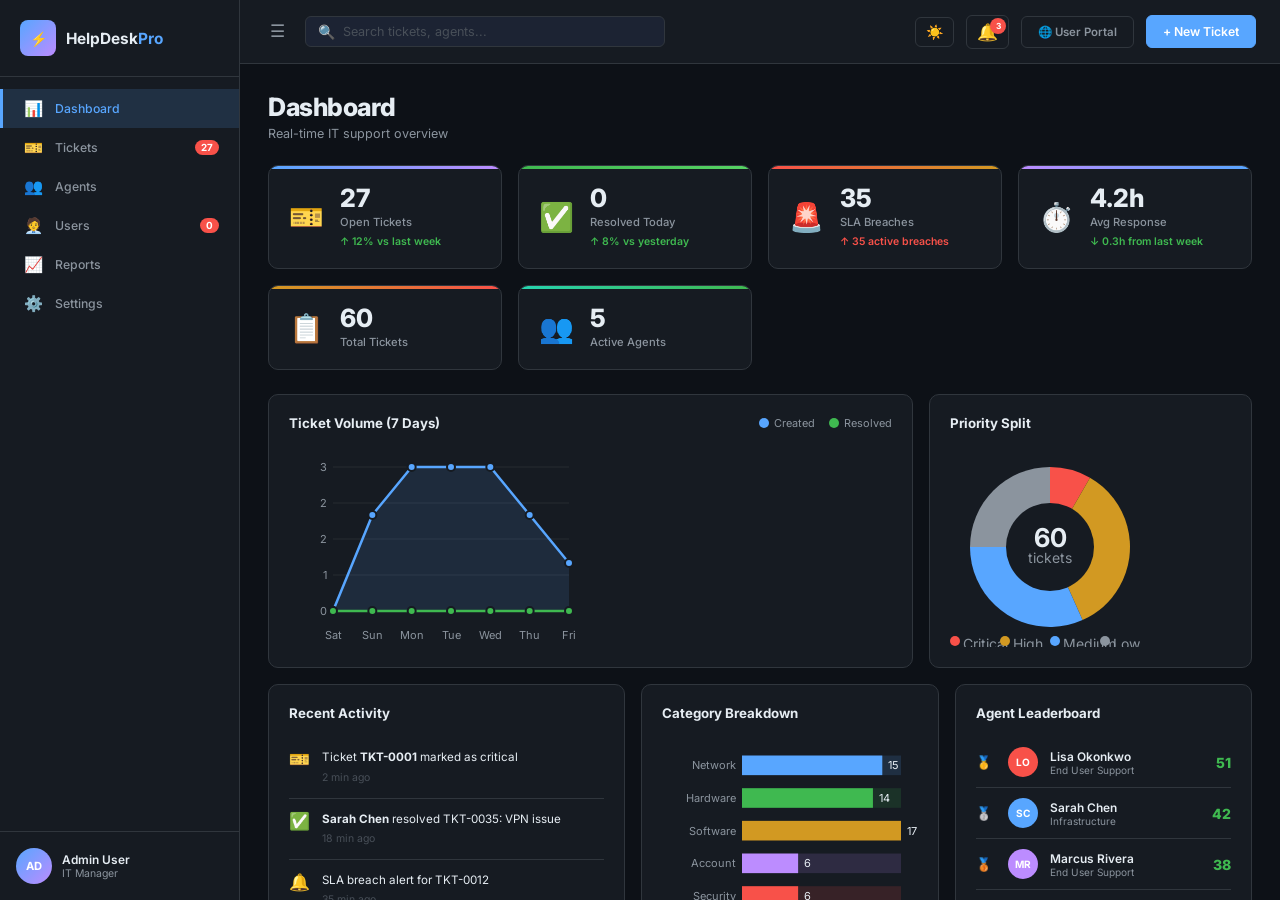
<file: index.html>
<!DOCTYPE html>
<html lang="en" data-theme="dark">
<head>
<meta charset="UTF-8"/>
<meta name="viewport" content="width=device-width, initial-scale=1.0"/>
<title>HelpDesk Pro — IT Support Management</title>
<meta name="description" content="Professional IT Helpdesk management system with interactive dashboard, ticket tracking, and agent management."/>
<link rel="preconnect" href="https://fonts.googleapis.com"/>
<link href="https://fonts.googleapis.com/css2?family=Inter:wght@300;400;500;600;700;800&display=swap" rel="stylesheet"/>
<link rel="stylesheet" href="css/main.css"/>
<link rel="stylesheet" href="css/components.css"/>
<link rel="stylesheet" href="css/dashboard.css"/>
<link rel="stylesheet" href="css/email.css"/>
<link rel="stylesheet" href="css/users.css"/>
</head>
<body>
<!-- Sidebar -->
<aside class="sidebar" id="sidebar">
  <div class="sidebar-brand">
    <div class="brand-icon">⚡</div>
    <span class="brand-name">HelpDesk<span class="brand-accent">Pro</span></span>
  </div>
  <nav class="sidebar-nav">
    <button class="nav-item active" data-view="dashboard"><span class="nav-icon">📊</span><span class="nav-label">Dashboard</span></button>
    <button class="nav-item" data-view="tickets"><span class="nav-icon">🎫</span><span class="nav-label">Tickets</span><span class="nav-badge" id="open-count">0</span></button>
    <button class="nav-item" data-view="agents"><span class="nav-icon">👥</span><span class="nav-label">Agents</span></button>
    <button class="nav-item" data-view="users"><span class="nav-icon">🧑‍💼</span><span class="nav-label">Users</span><span class="nav-badge" id="users-count">0</span></button>
    <button class="nav-item" data-view="reports"><span class="nav-icon">📈</span><span class="nav-label">Reports</span></button>
    <button class="nav-item" data-view="settings"><span class="nav-icon">⚙️</span><span class="nav-label">Settings</span></button>
  </nav>
  <div class="sidebar-footer">
    <div class="user-card">
      <div class="user-avatar">AD</div>
      <div class="user-info"><div class="user-name">Admin User</div><div class="user-role">IT Manager</div></div>
    </div>
  </div>
</aside>

<!-- Main -->
<main class="main-content" id="main">
  <!-- Topbar -->
  <header class="topbar">
    <div class="topbar-left">
      <button class="sidebar-toggle" id="sidebar-toggle">☰</button>
      <div class="search-bar">
        <span class="search-icon">🔍</span>
        <input type="text" id="global-search" placeholder="Search tickets, agents..." autocomplete="off"/>
      </div>
    </div>
    <div class="topbar-right">
      <button class="theme-toggle" id="theme-toggle" title="Toggle theme">🌙</button>
      <div class="notif-btn" id="notif-btn">
        🔔<span class="notif-badge" id="notif-badge">3</span>
      </div>
      <a href="portal.html" class="btn btn-ghost" target="_blank" style="font-size:.82rem">🌐 User Portal</a>
      <button class="btn btn-primary" id="new-ticket-btn">+ New Ticket</button>
    </div>
  </header>

  <!-- Views -->
  <div class="views-container">

    <!-- DASHBOARD VIEW -->
    <section class="view active" id="view-dashboard">
      <div class="view-header">
        <h1>Dashboard</h1>
        <p class="view-sub">Real-time IT support overview</p>
      </div>
      <!-- KPI Cards -->
      <div class="kpi-grid" id="kpi-grid">
        <div class="kpi-card kpi-blue"><div class="kpi-icon">🎫</div><div class="kpi-body"><div class="kpi-value" id="kpi-open">0</div><div class="kpi-label">Open Tickets</div><div class="kpi-trend up" id="kpi-open-trend"></div></div></div>
        <div class="kpi-card kpi-green"><div class="kpi-icon">✅</div><div class="kpi-body"><div class="kpi-value" id="kpi-resolved">0</div><div class="kpi-label">Resolved Today</div><div class="kpi-trend up" id="kpi-resolved-trend"></div></div></div>
        <div class="kpi-card kpi-red"><div class="kpi-icon">🚨</div><div class="kpi-body"><div class="kpi-value" id="kpi-breach">0</div><div class="kpi-label">SLA Breaches</div><div class="kpi-trend down" id="kpi-breach-trend"></div></div></div>
        <div class="kpi-card kpi-purple"><div class="kpi-icon">⏱️</div><div class="kpi-body"><div class="kpi-value" id="kpi-avg">0h</div><div class="kpi-label">Avg Response</div><div class="kpi-trend up" id="kpi-avg-trend"></div></div></div>
        <div class="kpi-card kpi-orange"><div class="kpi-icon">📋</div><div class="kpi-body"><div class="kpi-value" id="kpi-total">0</div><div class="kpi-label">Total Tickets</div></div></div>
        <div class="kpi-card kpi-teal"><div class="kpi-icon">👥</div><div class="kpi-body"><div class="kpi-value" id="kpi-agents">0</div><div class="kpi-label">Active Agents</div></div></div>
      </div>
      <!-- Charts Row -->
      <div class="charts-row">
        <div class="chart-card wide"><div class="chart-header"><h3>Ticket Volume (7 Days)</h3><div class="chart-legend"><span class="leg-item"><span class="leg-dot blue"></span>Created</span><span class="leg-item"><span class="leg-dot green"></span>Resolved</span></div></div><canvas id="chart-volume" height="200"></canvas></div>
        <div class="chart-card"><div class="chart-header"><h3>Priority Split</h3></div><canvas id="chart-priority" height="200"></canvas></div>
      </div>
      <!-- Bottom Row -->
      <div class="bottom-row">
        <div class="activity-card"><div class="chart-header"><h3>Recent Activity</h3></div><div class="activity-list" id="activity-list"></div></div>
        <div class="chart-card"><div class="chart-header"><h3>Category Breakdown</h3></div><canvas id="chart-category" height="220"></canvas></div>
        <div class="leaderboard-card"><div class="chart-header"><h3>Agent Leaderboard</h3></div><div class="leaderboard-list" id="leaderboard-list"></div></div>
      </div>
    </section>

    <!-- TICKETS VIEW -->
    <section class="view" id="view-tickets">
      <div class="view-header">
        <h1>Tickets</h1>
        <p class="view-sub">Manage all support requests</p>
      </div>
      <!-- Filters -->
      <div class="filter-bar">
        <select id="filter-status" class="filter-select"><option value="">All Status</option><option>Open</option><option>In Progress</option><option>Resolved</option><option>Closed</option></select>
        <select id="filter-priority" class="filter-select"><option value="">All Priority</option><option>Critical</option><option>High</option><option>Medium</option><option>Low</option></select>
        <select id="filter-category" class="filter-select"><option value="">All Categories</option><option>Network</option><option>Hardware</option><option>Software</option><option>Account</option><option>Security</option><option>Other</option></select>
        <select id="filter-agent" class="filter-select"><option value="">All Agents</option></select>
        <input type="text" id="ticket-search" placeholder="Search tickets…" class="filter-input"/>
        <button class="btn btn-ghost" id="clear-filters">Clear</button>
      </div>
      <!-- Table -->
      <div class="table-card">
        <div class="table-toolbar"><span id="ticket-count-label">Loading…</span><div class="table-actions"><button class="btn btn-ghost btn-sm" id="export-btn">⬇ Export</button></div></div>
        <div class="table-wrapper">
          <table class="tickets-table" id="tickets-table">
            <thead><tr><th><input type="checkbox" id="select-all"/></th><th>ID</th><th>Subject</th><th>Requester</th><th>Category</th><th>Priority</th><th>Status</th><th>Assigned To</th><th>Created</th><th>SLA</th><th>Actions</th></tr></thead>
            <tbody id="tickets-tbody"></tbody>
          </table>
        </div>
        <div class="table-footer"><div class="pagination" id="pagination"></div></div>
      </div>
    </section>

    <!-- AGENTS VIEW -->
    <section class="view" id="view-agents">
      <div class="view-header">
        <h1>Agents</h1>
        <p class="view-sub">IT support team overview</p>
      </div>
      <div class="agents-grid" id="agents-grid"></div>
    </section>

    <!-- REPORTS VIEW -->
    <section class="view" id="view-reports">
      <div class="view-header"><h1>Reports</h1><p class="view-sub">Analytics and performance metrics</p></div>
      <div class="reports-grid">
        <div class="chart-card wide"><div class="chart-header"><h3>Monthly Ticket Trend</h3></div><canvas id="chart-monthly" height="220"></canvas></div>
        <div class="chart-card"><div class="chart-header"><h3>Resolution Rate</h3></div><canvas id="chart-resolution" height="220"></canvas></div>
        <div class="chart-card wide"><div class="chart-header"><h3>Agent Performance</h3></div><canvas id="chart-agent-perf" height="220"></canvas></div>
      </div>
    </section>

    <!-- USERS VIEW -->
    <section class="view" id="view-users">
      <div class="view-header">
        <h1>User Management</h1>
        <p class="view-sub">Create, suspend, reset and manage portal users</p>
      </div>

      <!-- Toolbar -->
      <div class="users-toolbar">
        <div class="users-search-wrap">
          <span>🔍</span>
          <input type="text" id="users-search" placeholder="Search by name, email or department…" class="filter-input"/>
        </div>
        <div class="users-filter-group">
          <select id="users-filter-status" class="filter-select">
            <option value="">All Status</option>
            <option value="active">Active</option>
            <option value="suspended">Suspended</option>
            <option value="pending">Pending</option>
          </select>
          <select id="users-filter-dept" class="filter-select">
            <option value="">All Departments</option>
            <option>Engineering</option><option>Marketing</option><option>Finance</option>
            <option>HR</option><option>Sales</option><option>Operations</option>
            <option>Design</option><option>Legal</option>
          </select>
        </div>
        <div class="users-actions">
          <button class="btn btn-ghost" id="bulk-action-btn" disabled>Bulk Action ▾</button>
          <div class="bulk-dropdown" id="bulk-dropdown">
            <button class="bulk-opt" data-action="suspend">⏸ Suspend Selected</button>
            <button class="bulk-opt" data-action="activate">▶ Activate Selected</button>
            <button class="bulk-opt" data-action="reset">🔑 Reset Passwords</button>
            <button class="bulk-opt danger" data-action="delete">🗑 Delete Selected</button>
          </div>
          <button class="btn btn-ghost" id="import-users-btn">⬆ Import CSV</button>
          <button class="btn btn-primary" id="add-user-btn">+ Add User</button>
        </div>
      </div>

      <!-- Stats Row -->
      <div class="users-stats-row" id="users-stats-row"></div>

      <!-- Table -->
      <div class="table-card">
        <div class="table-toolbar">
          <span id="users-count-label">Loading…</span>
          <div class="table-actions">
            <button class="btn btn-ghost btn-sm" id="export-users-btn">⬇ Export CSV</button>
          </div>
        </div>
        <div class="table-wrapper">
          <table class="tickets-table" id="users-table">
            <thead>
              <tr>
                <th><input type="checkbox" id="users-select-all"/></th>
                <th>User</th>
                <th>Email</th>
                <th>Department</th>
                <th>Role</th>
                <th>Status</th>
                <th>Tickets</th>
                <th>Last Active</th>
                <th>Actions</th>
              </tr>
            </thead>
            <tbody id="users-tbody"></tbody>
          </table>
        </div>
        <div class="table-footer"><div class="pagination" id="users-pagination"></div></div>
      </div>
    </section>

    <!-- SETTINGS VIEW -->
    <section class="view" id="view-settings">
      <div class="view-header"><h1>Settings</h1><p class="view-sub">System configuration &amp; email notifications</p></div>

      <!-- Settings Tabs -->
      <div class="settings-tabs">
        <button class="settings-tab active" data-stab="email">✉ Email Configuration</button>
        <button class="settings-tab" data-stab="sla">⏱ SLA</button>
        <button class="settings-tab" data-stab="appearance">🎨 Appearance</button>
        <button class="settings-tab" data-stab="notif">🔔 Notifications</button>
      </div>

      <!-- ── EMAIL CONFIGURATION TAB ── -->
      <div class="stab-panel active" id="stab-email">
        <div class="email-settings-layout">

          <!-- SMTP Server -->
          <div class="settings-card email-card">
            <div class="email-card-header">
              <div class="email-card-icon smtp-icon">🖥</div>
              <div>
                <h3>SMTP Server</h3>
                <p class="email-card-sub">Outgoing mail server configuration</p>
              </div>
              <div class="email-status-badge" id="smtp-status-badge">
                <span class="status-dot dot-offline"></span> Not Tested
              </div>
            </div>
            <div class="email-form-grid">
              <div class="form-group">
                <label>SMTP Host *</label>
                <input type="text" id="smtp-host" class="form-input" placeholder="smtp.gmail.com" value="smtp.company.com"/>
              </div>
              <div class="form-group">
                <label>Port *</label>
                <input type="number" id="smtp-port" class="form-input" placeholder="587" value="587"/>
              </div>
              <div class="form-group">
                <label>Username *</label>
                <input type="email" id="smtp-user" class="form-input" placeholder="helpdesk@company.com" value="helpdesk@company.com"/>
              </div>
              <div class="form-group">
                <label>Password *</label>
                <div class="input-with-icon">
                  <input type="password" id="smtp-pass" class="form-input" placeholder="••••••••••••" value="secret123"/>
                  <button class="input-icon-btn" id="toggle-smtp-pass" title="Show/hide password">👁</button>
                </div>
              </div>
              <div class="form-group">
                <label>Encryption</label>
                <select id="smtp-enc" class="form-input">
                  <option value="tls" selected>TLS (Recommended)</option>
                  <option value="ssl">SSL</option>
                  <option value="none">None</option>
                </select>
              </div>
              <div class="form-group">
                <label>Connection Timeout (s)</label>
                <input type="number" id="smtp-timeout" class="form-input" value="30" min="5" max="120"/>
              </div>
            </div>
            <div class="email-card-footer">
              <button class="btn btn-ghost" id="test-smtp-btn">🔌 Test Connection</button>
              <div class="smtp-test-result" id="smtp-test-result"></div>
            </div>
          </div>

          <!-- Sender Details -->
          <div class="settings-card email-card">
            <div class="email-card-header">
              <div class="email-card-icon sender-icon">📤</div>
              <div>
                <h3>Sender Details</h3>
                <p class="email-card-sub">How emails appear to recipients</p>
              </div>
            </div>
            <div class="email-form-grid">
              <div class="form-group">
                <label>From Name *</label>
                <input type="text" id="email-from-name" class="form-input" placeholder="HelpDesk Pro" value="HelpDesk Pro"/>
              </div>
              <div class="form-group">
                <label>From Email *</label>
                <input type="email" id="email-from-addr" class="form-input" placeholder="noreply@company.com" value="noreply@company.com"/>
              </div>
              <div class="form-group">
                <label>Reply-To Email</label>
                <input type="email" id="email-reply-to" class="form-input" placeholder="support@company.com" value="support@company.com"/>
              </div>
              <div class="form-group">
                <label>Email Signature</label>
                <textarea id="email-signature" class="form-input" rows="3" placeholder="-- &#10;HelpDesk Pro | IT Support&#10;support@company.com">-- 
HelpDesk Pro | IT Support
support@company.com | +1 (800) 555-0199</textarea>
              </div>
            </div>
          </div>

          <!-- Notification Triggers -->
          <div class="settings-card email-card full-width-card">
            <div class="email-card-header">
              <div class="email-card-icon trigger-icon">⚡</div>
              <div>
                <h3>Notification Triggers</h3>
                <p class="email-card-sub">Choose which events send email notifications</p>
              </div>
            </div>
            <div class="triggers-grid">
              <div class="trigger-item">
                <div class="trigger-toggle">
                  <label class="toggle-switch">
                    <input type="checkbox" id="trig-new-ticket" checked/>
                    <span class="toggle-slider"></span>
                  </label>
                </div>
                <div class="trigger-info">
                  <div class="trigger-name">New Ticket Created</div>
                  <div class="trigger-desc">Notify when a new support ticket is submitted</div>
                </div>
                <div class="trigger-recipients">
                  <select class="trigger-recv-sel form-input" id="recv-new-ticket">
                    <option value="agent">Assigned Agent</option>
                    <option value="all" selected>All Agents</option>
                    <option value="manager">Manager Only</option>
                  </select>
                </div>
              </div>
              <div class="trigger-item">
                <div class="trigger-toggle">
                  <label class="toggle-switch">
                    <input type="checkbox" id="trig-assigned" checked/>
                    <span class="toggle-slider"></span>
                  </label>
                </div>
                <div class="trigger-info">
                  <div class="trigger-name">Ticket Assigned</div>
                  <div class="trigger-desc">Notify agent when a ticket is assigned to them</div>
                </div>
                <div class="trigger-recipients">
                  <select class="trigger-recv-sel form-input" id="recv-assigned">
                    <option value="agent" selected>Assigned Agent</option>
                    <option value="all">All Agents</option>
                  </select>
                </div>
              </div>
              <div class="trigger-item">
                <div class="trigger-toggle">
                  <label class="toggle-switch">
                    <input type="checkbox" id="trig-status" checked/>
                    <span class="toggle-slider"></span>
                  </label>
                </div>
                <div class="trigger-info">
                  <div class="trigger-name">Status Changed</div>
                  <div class="trigger-desc">Notify requester when ticket status changes</div>
                </div>
                <div class="trigger-recipients">
                  <select class="trigger-recv-sel form-input" id="recv-status">
                    <option value="requester" selected>Requester</option>
                    <option value="both">Requester &amp; Agent</option>
                  </select>
                </div>
              </div>
              <div class="trigger-item">
                <div class="trigger-toggle">
                  <label class="toggle-switch">
                    <input type="checkbox" id="trig-sla" checked/>
                    <span class="toggle-slider"></span>
                  </label>
                </div>
                <div class="trigger-info">
                  <div class="trigger-name">SLA Breach Warning</div>
                  <div class="trigger-desc">Alert when a ticket is approaching or past SLA deadline</div>
                </div>
                <div class="trigger-recipients">
                  <select class="trigger-recv-sel form-input" id="recv-sla">
                    <option value="agent" selected>Assigned Agent</option>
                    <option value="manager">Manager Only</option>
                    <option value="all">All Agents</option>
                  </select>
                </div>
              </div>
              <div class="trigger-item">
                <div class="trigger-toggle">
                  <label class="toggle-switch">
                    <input type="checkbox" id="trig-resolved" checked/>
                    <span class="toggle-slider"></span>
                  </label>
                </div>
                <div class="trigger-info">
                  <div class="trigger-name">Ticket Resolved</div>
                  <div class="trigger-desc">Notify requester when their ticket is resolved</div>
                </div>
                <div class="trigger-recipients">
                  <select class="trigger-recv-sel form-input" id="recv-resolved">
                    <option value="requester" selected>Requester</option>
                    <option value="both">Requester &amp; Agent</option>
                  </select>
                </div>
              </div>
              <div class="trigger-item">
                <div class="trigger-toggle">
                  <label class="toggle-switch">
                    <input type="checkbox" id="trig-comment"/>
                    <span class="toggle-slider"></span>
                  </label>
                </div>
                <div class="trigger-info">
                  <div class="trigger-name">New Comment Added</div>
                  <div class="trigger-desc">Notify when a public comment is posted on a ticket</div>
                </div>
                <div class="trigger-recipients">
                  <select class="trigger-recv-sel form-input" id="recv-comment">
                    <option value="both" selected>Requester &amp; Agent</option>
                    <option value="requester">Requester Only</option>
                  </select>
                </div>
              </div>
              <div class="trigger-item">
                <div class="trigger-toggle">
                  <label class="toggle-switch">
                    <input type="checkbox" id="trig-summary"/>
                    <span class="toggle-slider"></span>
                  </label>
                </div>
                <div class="trigger-info">
                  <div class="trigger-name">Daily Summary Digest</div>
                  <div class="trigger-desc">Send daily report of open, resolved and SLA metrics</div>
                </div>
                <div class="trigger-recipients">
                  <select class="trigger-recv-sel form-input" id="recv-summary">
                    <option value="manager" selected>Manager Only</option>
                    <option value="all">All Agents</option>
                  </select>
                </div>
              </div>
              <div class="trigger-item">
                <div class="trigger-toggle">
                  <label class="toggle-switch">
                    <input type="checkbox" id="trig-critical" checked/>
                    <span class="toggle-slider"></span>
                  </label>
                </div>
                <div class="trigger-info">
                  <div class="trigger-name">Critical Ticket Alert</div>
                  <div class="trigger-desc">Immediate alert for any ticket with Critical priority</div>
                </div>
                <div class="trigger-recipients">
                  <select class="trigger-recv-sel form-input" id="recv-critical">
                    <option value="manager" selected>Manager Only</option>
                    <option value="all">All Agents &amp; Manager</option>
                  </select>
                </div>
              </div>
            </div>
          </div>

          <!-- Test Email -->
          <div class="settings-card email-card full-width-card">
            <div class="email-card-header">
              <div class="email-card-icon test-icon">🧪</div>
              <div>
                <h3>Send Test Email</h3>
                <p class="email-card-sub">Verify your email configuration is working</p>
              </div>
            </div>
            <div class="test-email-form">
              <div class="form-group" style="flex:1">
                <label>Recipient Email</label>
                <input type="email" id="test-email-addr" class="form-input" placeholder="admin@company.com"/>
              </div>
              <div class="form-group">
                <label>Template</label>
                <select id="test-email-template" class="form-input">
                  <option value="new_ticket">New Ticket Created</option>
                  <option value="assigned">Ticket Assigned</option>
                  <option value="resolved">Ticket Resolved</option>
                  <option value="sla_breach">SLA Breach Warning</option>
                  <option value="summary">Daily Summary</option>
                </select>
              </div>
              <button class="btn btn-primary" id="send-test-email-btn" style="align-self:flex-end">
                📨 Send Test Email
              </button>
            </div>
            <div class="email-preview-box" id="email-preview-box">
              <div class="email-preview-header">
                <span class="preview-label">Preview</span>
                <button class="btn btn-ghost btn-sm" id="refresh-preview-btn">↻ Refresh</button>
              </div>
              <div id="email-preview-content" class="email-preview-content"></div>
            </div>
          </div>

        </div><!-- /email-settings-layout -->

        <!-- Save Button -->
        <div class="email-save-bar">
          <div class="save-bar-left">
            <span class="save-status" id="email-save-status"></span>
          </div>
          <div class="save-bar-right">
            <button class="btn btn-ghost" id="reset-email-btn">↺ Reset to Defaults</button>
            <button class="btn btn-primary" id="save-email-btn">💾 Save Email Configuration</button>
          </div>
        </div>
      </div>

      <!-- ── SLA TAB ── -->
      <div class="stab-panel" id="stab-sla">
        <div class="settings-grid">
          <div class="settings-card"><h3>SLA Configuration</h3>
            <div class="setting-item"><label>Critical (hrs)</label><input type="number" class="setting-input" value="2" id="sla-critical"/></div>
            <div class="setting-item"><label>High (hrs)</label><input type="number" class="setting-input" value="8" id="sla-high"/></div>
            <div class="setting-item"><label>Medium (hrs)</label><input type="number" class="setting-input" value="24" id="sla-medium"/></div>
            <div class="setting-item"><label>Low (hrs)</label><input type="number" class="setting-input" value="72" id="sla-low"/></div>
            <button class="btn btn-primary" id="save-sla">Save SLA Settings</button>
          </div>
        </div>
      </div>

      <!-- ── APPEARANCE TAB ── -->
      <div class="stab-panel" id="stab-appearance">
        <div class="settings-grid">
          <div class="settings-card"><h3>Appearance</h3>
            <div class="setting-item"><label>Theme</label><div class="toggle-group"><button class="toggle-btn active" id="theme-light-btn">☀ Light</button><button class="toggle-btn" id="theme-dark-btn">🌙 Dark</button></div></div>
          </div>
        </div>
      </div>

      <!-- ── NOTIFICATIONS TAB ── -->
      <div class="stab-panel" id="stab-notif">
        <div class="settings-grid">
          <div class="settings-card"><h3>In-App Notifications</h3>
            <div class="setting-item"><label>Email on new ticket</label><input type="checkbox" id="notif-new" checked/></div>
            <div class="setting-item"><label>SLA breach alerts</label><input type="checkbox" id="notif-sla" checked/></div>
            <div class="setting-item"><label>Daily summary</label><input type="checkbox" id="notif-summary"/></div>
            <div class="setting-item"><label>Agent assignment alerts</label><input type="checkbox" id="notif-assign" checked/></div>
          </div>
        </div>
      </div>

    </section>

  </div><!-- /views-container -->
</main>

<!-- MODALS -->
<!-- New/Edit Ticket Modal -->
<div class="modal-overlay" id="ticket-modal-overlay">
  <div class="modal" id="ticket-modal">
    <div class="modal-header">
      <h2 id="modal-title">New Ticket</h2>
      <button class="modal-close" id="ticket-modal-close">✕</button>
    </div>
    <div class="modal-body">
      <input type="hidden" id="ticket-id-field"/>
      <div class="form-row">
        <div class="form-group"><label>Subject *</label><input type="text" id="f-subject" class="form-input" placeholder="Brief description of issue"/></div>
      </div>
      <div class="form-row two-col">
        <div class="form-group"><label>Category</label><select id="f-category" class="form-input"><option>Network</option><option>Hardware</option><option>Software</option><option>Account</option><option>Security</option><option>Other</option></select></div>
        <div class="form-group"><label>Priority</label><select id="f-priority" class="form-input"><option>Low</option><option>Medium</option><option selected>High</option><option>Critical</option></select></div>
      </div>
      <div class="form-row two-col">
        <div class="form-group"><label>Requester Name *</label><input type="text" id="f-requester" class="form-input" placeholder="John Doe"/></div>
        <div class="form-group"><label>Requester Email</label><input type="email" id="f-email" class="form-input" placeholder="john@company.com"/></div>
      </div>
      <div class="form-row two-col">
        <div class="form-group"><label>Assign To</label><select id="f-agent" class="form-input"><option value="">Unassigned</option></select></div>
        <div class="form-group"><label>Status</label><select id="f-status" class="form-input"><option>Open</option><option>In Progress</option><option>Resolved</option><option>Closed</option></select></div>
      </div>
      <div class="form-row">
        <div class="form-group"><label>Description</label><textarea id="f-desc" class="form-input" rows="4" placeholder="Detailed description of the issue…"></textarea></div>
      </div>
    </div>
    <div class="modal-footer">
      <button class="btn btn-ghost" id="ticket-modal-cancel">Cancel</button>
      <button class="btn btn-primary" id="ticket-modal-save">Create Ticket</button>
    </div>
  </div>
</div>

<!-- Ticket Detail Modal -->
<div class="modal-overlay" id="detail-modal-overlay">
  <div class="modal modal-lg" id="detail-modal">
    <div class="modal-header">
      <div>
        <h2 id="detail-title">Ticket #000</h2>
        <div id="detail-meta" class="detail-meta"></div>
      </div>
      <button class="modal-close" id="detail-modal-close">✕</button>
    </div>
    <div class="modal-body detail-body">
      <div class="detail-left">
        <div class="detail-section"><h4>Description</h4><p id="detail-desc"></p></div>
        <div class="detail-section"><h4>Comments / Notes</h4>
          <div class="comments-list" id="comments-list"></div>
          <div class="comment-form">
            <textarea id="comment-input" class="form-input" rows="2" placeholder="Add a comment or internal note…"></textarea>
            <div class="comment-actions">
              <label><input type="checkbox" id="comment-internal"/> Internal note</label>
              <button class="btn btn-primary btn-sm" id="add-comment-btn">Post</button>
            </div>
          </div>
        </div>
        <div class="detail-section"><h4>Audit Log</h4><div class="audit-list" id="audit-list"></div></div>
      </div>
      <div class="detail-right">
        <div class="detail-info-card">
          <div class="info-row"><span class="info-label">Status</span><span id="di-status" class="badge"></span></div>
          <div class="info-row"><span class="info-label">Priority</span><span id="di-priority" class="badge"></span></div>
          <div class="info-row"><span class="info-label">Category</span><span id="di-category"></span></div>
          <div class="info-row"><span class="info-label">Requester</span><span id="di-requester"></span></div>
          <div class="info-row"><span class="info-label">Assigned To</span><span id="di-agent"></span></div>
          <div class="info-row"><span class="info-label">Created</span><span id="di-created"></span></div>
          <div class="info-row"><span class="info-label">SLA</span><span id="di-sla" class="sla-timer"></span></div>
        </div>
        <div class="detail-actions">
          <button class="btn btn-primary w-full" id="detail-edit-btn">✏ Edit Ticket</button>
          <button class="btn btn-success w-full" id="detail-resolve-btn">✅ Mark Resolved</button>
          <button class="btn btn-danger w-full" id="detail-close-btn">🔒 Close Ticket</button>
        </div>
      </div>
    </div>
  </div>
</div>

<!-- ADD / EDIT USER MODAL -->
<div class="modal-overlay" id="user-modal-overlay">
  <div class="modal" id="user-modal">
    <div class="modal-header">
      <h2 id="user-modal-title">Add User</h2>
      <button class="modal-close" id="user-modal-close">✕</button>
    </div>
    <div class="modal-body">
      <input type="hidden" id="um-id"/>
      <div class="form-row two-col">
        <div class="form-group"><label>First Name *</label><input type="text" id="um-fname" class="form-input" placeholder="John"/></div>
        <div class="form-group"><label>Last Name *</label><input type="text" id="um-lname" class="form-input" placeholder="Smith"/></div>
      </div>
      <div class="form-row two-col">
        <div class="form-group"><label>Email *</label><input type="email" id="um-email" class="form-input" placeholder="john@company.com"/></div>
        <div class="form-group"><label>Phone</label><input type="text" id="um-phone" class="form-input" placeholder="+1 (555) 000-0000"/></div>
      </div>
      <div class="form-row two-col">
        <div class="form-group"><label>Department *</label>
          <select id="um-dept" class="form-input">
            <option value="">Select…</option>
            <option>Engineering</option><option>Marketing</option><option>Finance</option>
            <option>HR</option><option>Sales</option><option>Operations</option>
            <option>Design</option><option>Legal</option>
          </select>
        </div>
        <div class="form-group"><label>Role</label>
          <select id="um-role" class="form-input">
            <option value="end-user">End User</option>
            <option value="power-user">Power User</option>
            <option value="agent">IT Agent</option>
            <option value="manager">IT Manager</option>
          </select>
        </div>
      </div>
      <div class="form-row two-col">
        <div class="form-group"><label>Status</label>
          <select id="um-status" class="form-input">
            <option value="active">Active</option>
            <option value="pending">Pending</option>
            <option value="suspended">Suspended</option>
          </select>
        </div>
        <div class="form-group"><label>Location / Office</label><input type="text" id="um-location" class="form-input" placeholder="HQ — Floor 3"/></div>
      </div>
      <div class="form-row">
        <div class="form-group"><label>Notes</label><textarea id="um-notes" class="form-input" rows="2" placeholder="Optional notes about this user…"></textarea></div>
      </div>
      <div class="user-send-invite-row">
        <label class="user-checkbox-label"><input type="checkbox" id="um-send-invite" checked/> Send welcome email with login instructions</label>
      </div>
    </div>
    <div class="modal-footer">
      <button class="btn btn-ghost" id="user-modal-cancel">Cancel</button>
      <button class="btn btn-primary" id="user-modal-save">Create User</button>
    </div>
  </div>
</div>

<!-- BULK IMPORT MODAL -->
<div class="modal-overlay" id="import-modal-overlay">
  <div class="modal" id="import-modal">
    <div class="modal-header"><h2>Bulk Import Users</h2><button class="modal-close" id="import-modal-close">✕</button></div>
    <div class="modal-body">
      <div class="import-drop-zone" id="import-drop-zone">
        <div class="import-drop-icon">📄</div>
        <div class="import-drop-title">Drop CSV file here or click to browse</div>
        <div class="import-drop-sub">Required columns: first_name, last_name, email, department, role</div>
        <input type="file" id="import-file-input" accept=".csv" style="display:none"/>
        <button class="btn btn-ghost" id="import-browse-btn">Browse File</button>
      </div>
      <div class="import-preview" id="import-preview" style="display:none">
        <div class="import-preview-header">
          <span id="import-preview-count">0 users ready to import</span>
          <button class="btn btn-ghost btn-sm" id="import-clear-btn">Clear</button>
        </div>
        <div class="import-preview-table" id="import-preview-table"></div>
      </div>
      <div class="import-paste-section">
        <div class="import-or-divider">OR paste CSV data</div>
        <textarea id="import-paste" class="form-input" rows="5" placeholder="first_name,last_name,email,department,role&#10;John,Smith,j.smith@co.com,Engineering,end-user&#10;Jane,Doe,j.doe@co.com,Marketing,end-user"></textarea>
        <button class="btn btn-ghost btn-sm" id="parse-paste-btn">Parse →</button>
      </div>
    </div>
    <div class="modal-footer">
      <button class="btn btn-ghost" id="import-cancel-btn">Cancel</button>
      <button class="btn btn-primary" id="import-confirm-btn" disabled>Import Users</button>
    </div>
  </div>
</div>

<!-- PASSWORD RESET RESULT MODAL -->
<div class="modal-overlay" id="reset-modal-overlay">
  <div class="modal" id="reset-modal">
    <div class="modal-header"><h2>🔑 Password Reset</h2><button class="modal-close" id="reset-modal-close">✕</button></div>
    <div class="modal-body">
      <div id="reset-results-list" class="reset-results-list"></div>
    </div>
    <div class="modal-footer"><button class="btn btn-primary" id="reset-modal-ok">Done</button></div>
  </div>
</div>
<div class="notif-panel" id="notif-panel">
  <div class="notif-panel-header"><h4>Notifications</h4><button class="btn btn-ghost btn-sm" id="mark-all-read">Mark all read</button></div>
  <div class="notif-list" id="notif-list"></div>
</div>

<!-- Toast container -->
<div class="toast-container" id="toast-container"></div>

<link rel="stylesheet" href="css/users.css"/>
<script src="js/data.js"></script>
<script src="js/tickets.js"></script>
<script src="js/dashboard.js"></script>
<script src="js/ui.js"></script>
<script src="js/email.js"></script>
<script src="js/users.js"></script>
<script src="js/app.js"></script>
</body>
</html>
</file>
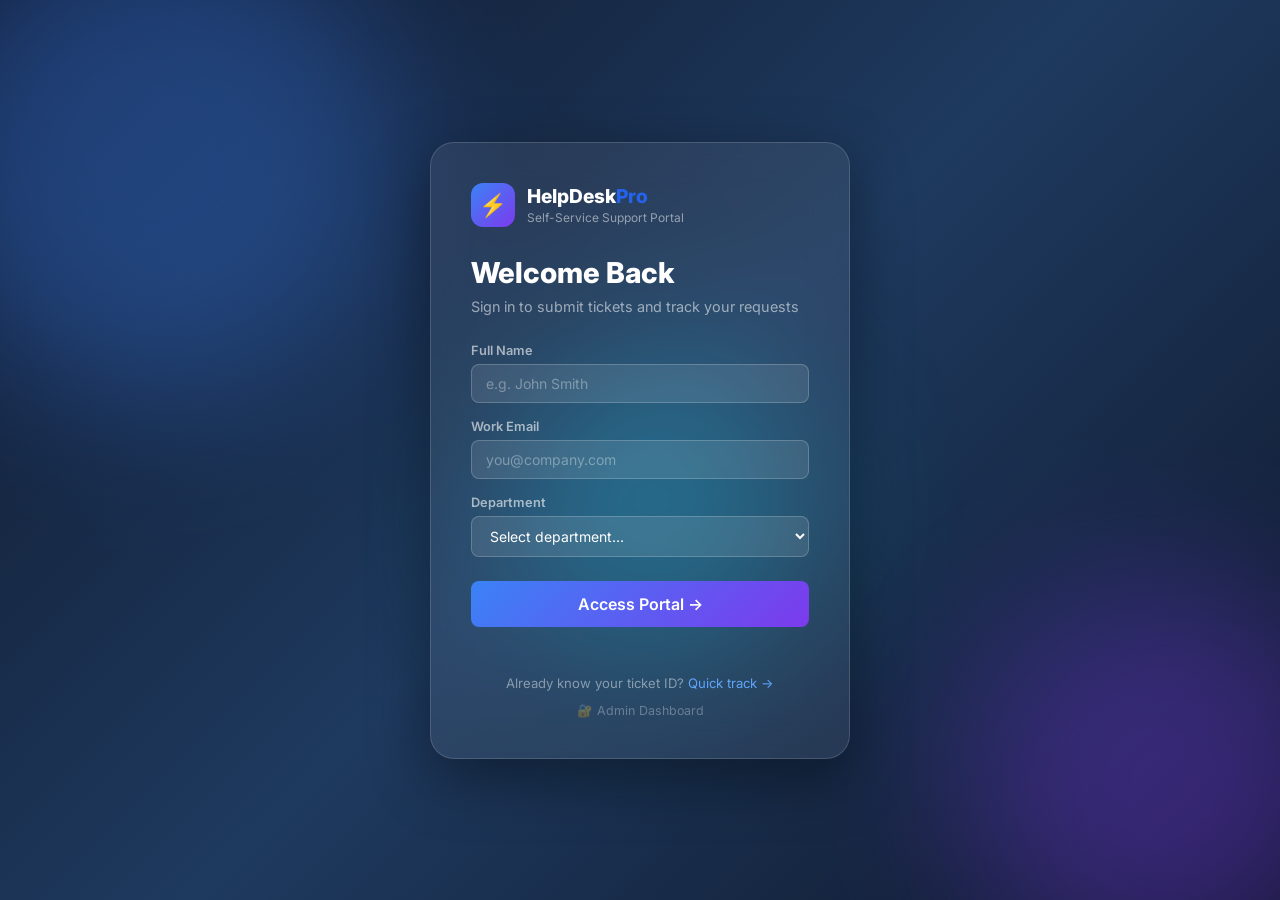
<file: portal.html>
<!DOCTYPE html>
<html lang="en" data-theme="light">
<head>
<meta charset="UTF-8"/>
<meta name="viewport" content="width=device-width,initial-scale=1.0"/>
<title>IT Support Portal — Submit & Track Your Tickets</title>
<meta name="description" content="Submit IT support requests, track ticket status, and escalate urgent issues through the self-service portal."/>
<link rel="preconnect" href="https://fonts.googleapis.com"/>
<link href="https://fonts.googleapis.com/css2?family=Inter:wght@300;400;500;600;700;800&display=swap" rel="stylesheet"/>
<link rel="stylesheet" href="css/portal.css"/>
</head>
<body>

<!-- ======= LOGIN SCREEN ======= -->
<div id="login-screen" class="screen active">
  <div class="login-bg">
    <div class="login-blob b1"></div>
    <div class="login-blob b2"></div>
    <div class="login-blob b3"></div>
  </div>
  <div class="login-card">
    <div class="login-brand">
      <div class="login-brand-icon">⚡</div>
      <div>
        <div class="login-brand-name">HelpDesk<span class="accent">Pro</span></div>
        <div class="login-brand-sub">Self-Service Support Portal</div>
      </div>
    </div>
    <h1 class="login-title">Welcome Back</h1>
    <p class="login-desc">Sign in to submit tickets and track your requests</p>
    <div class="login-form">
      <div class="login-field">
        <label>Full Name</label>
        <input type="text" id="login-name" class="portal-input" placeholder="e.g. John Smith" autocomplete="name"/>
      </div>
      <div class="login-field">
        <label>Work Email</label>
        <input type="email" id="login-email" class="portal-input" placeholder="you@company.com" autocomplete="email"/>
      </div>
      <div class="login-field">
        <label>Department</label>
        <select id="login-dept" class="portal-input">
          <option value="">Select department…</option>
          <option>Engineering</option>
          <option>Marketing</option>
          <option>Finance</option>
          <option>HR</option>
          <option>Sales</option>
          <option>Operations</option>
          <option>Design</option>
          <option>Legal</option>
        </select>
      </div>
      <button class="portal-btn portal-btn-primary" id="login-btn">Access Portal →</button>
      <div class="login-error" id="login-error"></div>
    </div>
    <div class="login-footer">
      Already know your ticket ID?
      <a href="#" id="quick-track-link">Quick track →</a>
    </div>
    <a href="index.html" class="admin-link">🔐 Admin Dashboard</a>
  </div>
</div>

<!-- ======= MAIN PORTAL ======= -->
<div id="portal-screen" class="screen">

  <!-- Top Nav -->
  <nav class="portal-nav">
    <div class="portal-nav-brand">
      <span class="portal-nav-icon">⚡</span>
      <span>HelpDesk<span class="accent">Pro</span> Portal</span>
    </div>
    <div class="portal-nav-center">
      <button class="pnav-btn active" data-tab="dashboard">🏠 Home</button>
      <button class="pnav-btn" data-tab="new-ticket">➕ New Ticket</button>
      <button class="pnav-btn" data-tab="my-tickets">🎫 My Tickets</button>
      <button class="pnav-btn" data-tab="track">🔍 Track</button>
    </div>
    <div class="portal-nav-right">
      <div class="portal-user-badge" id="portal-user-badge"></div>
      <button class="pnav-logout" id="portal-logout">Sign Out</button>
    </div>
  </nav>

  <!-- Content area -->
  <div class="portal-body">

    <!-- ===== HOME TAB ===== -->
    <div class="ptab active" id="ptab-dashboard">
      <div class="portal-hero">
        <div class="hero-text">
          <h1 id="hero-greeting">Good morning!</h1>
          <p id="hero-sub">How can IT support you today?</p>
        </div>
        <div class="hero-stats" id="hero-stats"></div>
      </div>

      <!-- Quick Actions -->
      <h2 class="section-title">Quick Actions</h2>
      <div class="quick-actions">
        <button class="qa-card" onclick="switchTab('new-ticket')">
          <div class="qa-icon" style="background:linear-gradient(135deg,#58a6ff,#bc8cff)">🎫</div>
          <div class="qa-text">
            <div class="qa-title">Submit a Ticket</div>
            <div class="qa-sub">Report an IT issue or request</div>
          </div>
          <span class="qa-arrow">→</span>
        </button>
        <button class="qa-card" onclick="switchTab('my-tickets')">
          <div class="qa-icon" style="background:linear-gradient(135deg,#3fb950,#26d4b0)">📋</div>
          <div class="qa-text">
            <div class="qa-title">My Tickets</div>
            <div class="qa-sub">View and manage your requests</div>
          </div>
          <span class="qa-arrow">→</span>
        </button>
        <button class="qa-card" onclick="switchTab('track')">
          <div class="qa-icon" style="background:linear-gradient(135deg,#d29922,#f85149)">🔍</div>
          <div class="qa-text">
            <div class="qa-title">Track by ID</div>
            <div class="qa-sub">Enter a ticket ID to check status</div>
          </div>
          <span class="qa-arrow">→</span>
        </button>
        <button class="qa-card" onclick="switchTab('new-ticket');setCategory('Security')">
          <div class="qa-icon" style="background:linear-gradient(135deg,#f85149,#d29922)">🚨</div>
          <div class="qa-text">
            <div class="qa-title">Report Security Issue</div>
            <div class="qa-sub">Urgent security incidents</div>
          </div>
          <span class="qa-arrow">→</span>
        </button>
      </div>

      <!-- My Recent Tickets preview -->
      <h2 class="section-title" style="margin-top:32px">My Recent Tickets</h2>
      <div id="recent-tickets-preview" class="recent-tickets-list"></div>

      <!-- FAQ / Help -->
      <h2 class="section-title" style="margin-top:32px">Common IT Issues</h2>
      <div class="faq-grid">
        <div class="faq-card" onclick="prefillAndGo('Password reset or account locked out','Account','High')">
          <span class="faq-icon">🔑</span>
          <div>
            <div class="faq-title">Password / Account</div>
            <div class="faq-sub">Reset, lockout, 2FA issues</div>
          </div>
        </div>
        <div class="faq-card" onclick="prefillAndGo('Wi-Fi or VPN connection issue','Network','Medium')">
          <span class="faq-icon">📶</span>
          <div>
            <div class="faq-title">Network / VPN</div>
            <div class="faq-sub">Connectivity and access problems</div>
          </div>
        </div>
        <div class="faq-card" onclick="prefillAndGo('Software installation or license issue','Software','Medium')">
          <span class="faq-icon">💻</span>
          <div>
            <div class="faq-title">Software</div>
            <div class="faq-sub">Install, crash, license issues</div>
          </div>
        </div>
        <div class="faq-card" onclick="prefillAndGo('Hardware issue - device not working','Hardware','Medium')">
          <span class="faq-icon">🖥</span>
          <div>
            <div class="faq-title">Hardware</div>
            <div class="faq-sub">Device, printer, monitor issues</div>
          </div>
        </div>
        <div class="faq-card" onclick="prefillAndGo('Email not working or syncing','Software','High')">
          <span class="faq-icon">📧</span>
          <div>
            <div class="faq-title">Email</div>
            <div class="faq-sub">Outlook, Teams, email sync</div>
          </div>
        </div>
        <div class="faq-card" onclick="prefillAndGo('New employee account setup request','Account','Medium')">
          <span class="faq-icon">👤</span>
          <div>
            <div class="faq-title">New Setup</div>
            <div class="faq-sub">Onboarding, new device, access</div>
          </div>
        </div>
      </div>
    </div>

    <!-- ===== NEW TICKET TAB ===== -->
    <div class="ptab" id="ptab-new-ticket">
      <div class="portal-page-header">
        <h1>Submit a Support Ticket</h1>
        <p>Describe your IT issue and our team will assist you as soon as possible.</p>
      </div>
      <div class="new-ticket-layout">
        <div class="ticket-form-card">
          <div class="form-section">
            <div class="form-section-title">📝 Issue Details</div>
            <div class="pform-group">
              <label>Subject / Brief Description *</label>
              <input type="text" id="nt-subject" class="portal-input" placeholder="e.g. VPN not connecting from home"/>
            </div>
            <div class="pform-row">
              <div class="pform-group">
                <label>Category *</label>
                <select id="nt-category" class="portal-input">
                  <option value="">Select category…</option>
                  <option>Network</option>
                  <option>Hardware</option>
                  <option>Software</option>
                  <option>Account</option>
                  <option>Security</option>
                  <option>Other</option>
                </select>
              </div>
              <div class="pform-group">
                <label>Priority *</label>
                <select id="nt-priority" class="portal-input">
                  <option value="Low">Low — Not urgent</option>
                  <option value="Medium" selected>Medium — Affecting work</option>
                  <option value="High">High — Blocking work</option>
                  <option value="Critical">Critical — Complete outage</option>
                </select>
              </div>
            </div>
            <div class="pform-group">
              <label>Detailed Description *</label>
              <textarea id="nt-desc" class="portal-input" rows="5" placeholder="Please describe the issue in detail:&#10;- When did it start?&#10;- What were you doing when it happened?&#10;- How many people are affected?&#10;- What error messages do you see?"></textarea>
            </div>
            <div class="pform-row">
              <div class="pform-group">
                <label>Device / Asset (optional)</label>
                <input type="text" id="nt-device" class="portal-input" placeholder="e.g. Dell Latitude 5520, Printer HP-3F"/>
              </div>
              <div class="pform-group">
                <label>Users Affected</label>
                <select id="nt-affected" class="portal-input">
                  <option value="1">Just me</option>
                  <option value="2-5">2–5 people</option>
                  <option value="5-20">5–20 people</option>
                  <option value="20+">20+ people / whole team</option>
                </select>
              </div>
            </div>
          </div>

          <!-- Priority Guide -->
          <div class="priority-guide">
            <div class="pg-title">⚡ Priority Guide</div>
            <div class="pg-item"><span class="pg-dot" style="background:#8b949e"></span><strong>Low:</strong> Minor inconvenience, workaround available</div>
            <div class="pg-item"><span class="pg-dot" style="background:#58a6ff"></span><strong>Medium:</strong> Affecting productivity, no workaround</div>
            <div class="pg-item"><span class="pg-dot" style="background:#d29922"></span><strong>High:</strong> Blocking work, time-sensitive</div>
            <div class="pg-item"><span class="pg-dot" style="background:#f85149"></span><strong>Critical:</strong> Complete outage, security incident, data loss</div>
          </div>

          <div class="form-actions">
            <button class="portal-btn portal-btn-ghost" onclick="switchTab('dashboard')">Cancel</button>
            <button class="portal-btn portal-btn-primary" id="submit-ticket-btn">Submit Ticket →</button>
          </div>
        </div>

        <!-- SLA Info sidebar -->
        <div class="sla-sidebar">
          <div class="sla-sidebar-card">
            <div class="sla-title">⏱ Response Times</div>
            <div class="sla-item"><span class="sla-badge critical">Critical</span><span>Within <strong>2 hours</strong></span></div>
            <div class="sla-item"><span class="sla-badge high">High</span><span>Within <strong>8 hours</strong></span></div>
            <div class="sla-item"><span class="sla-badge medium">Medium</span><span>Within <strong>24 hours</strong></span></div>
            <div class="sla-item"><span class="sla-badge low">Low</span><span>Within <strong>72 hours</strong></span></div>
          </div>
          <div class="sla-sidebar-card">
            <div class="sla-title">📞 Emergency Contact</div>
            <p style="font-size:0.85rem;color:var(--text-secondary);margin-top:8px">For complete system outages affecting the whole company:</p>
            <div class="emergency-contact">
              <div>📞 +1 (800) 555-0199</div>
              <div>📧 urgent@helpdesk.com</div>
            </div>
          </div>
        </div>
      </div>
    </div>

    <!-- ===== MY TICKETS TAB ===== -->
    <div class="ptab" id="ptab-my-tickets">
      <div class="portal-page-header">
        <h1>My Tickets</h1>
        <p>Track all your IT support requests</p>
      </div>
      <div class="my-tickets-toolbar">
        <div class="my-tickets-filters">
          <select id="mt-filter-status" class="portal-input filter-sel">
            <option value="">All Status</option>
            <option>Open</option>
            <option>In Progress</option>
            <option>Resolved</option>
            <option>Closed</option>
          </select>
          <input type="text" id="mt-search" class="portal-input filter-input" placeholder="Search tickets…"/>
        </div>
        <button class="portal-btn portal-btn-primary btn-sm" onclick="switchTab('new-ticket')">+ New Ticket</button>
      </div>
      <div id="my-tickets-list" class="my-tickets-list"></div>
    </div>

    <!-- ===== TRACK TAB ===== -->
    <div class="ptab" id="ptab-track">
      <div class="portal-page-header">
        <h1>Track a Ticket</h1>
        <p>Enter a ticket ID to check its current status and history</p>
      </div>
      <div class="track-search-box">
        <div class="track-input-wrap">
          <span class="track-icon">🎫</span>
          <input type="text" id="track-id-input" class="portal-input track-input" placeholder="e.g. TKT-0042" autocomplete="off"/>
          <button class="portal-btn portal-btn-primary" id="track-btn">Track →</button>
        </div>
        <div class="track-hint">Format: TKT-XXXX (4 digits)</div>
      </div>
      <div id="track-result" class="track-result"></div>
    </div>

  </div><!-- /portal-body -->
</div>

<!-- ===== SUBMIT SUCCESS MODAL ===== -->
<div class="pmodal-overlay" id="success-overlay">
  <div class="pmodal">
    <div class="success-anim">✅</div>
    <h2>Ticket Submitted!</h2>
    <p>Your support ticket has been created successfully. Our team will respond within the SLA timeframe.</p>
    <div class="success-ticket-id" id="success-ticket-id">TKT-0000</div>
    <p class="success-note">Save this ID to track your ticket anytime.</p>
    <div class="pmodal-actions">
      <button class="portal-btn portal-btn-ghost" id="success-track-btn">🔍 Track This Ticket</button>
      <button class="portal-btn portal-btn-primary" id="success-close-btn">Done</button>
    </div>
  </div>
</div>

<!-- ===== ESCALATE MODAL ===== -->
<div class="pmodal-overlay" id="escalate-overlay">
  <div class="pmodal">
    <div class="escalate-header">🚨 Escalate Ticket</div>
    <input type="hidden" id="escalate-ticket-id"/>
    <p>Provide a reason for escalating this ticket. Escalation will increase its priority and notify the IT manager immediately.</p>
    <div class="pform-group" style="margin-top:16px">
      <label>Reason for Escalation *</label>
      <textarea id="escalate-reason" class="portal-input" rows="4" placeholder="e.g. This issue has been open for 3 days and is completely blocking my work. I have a deadline tomorrow…"></textarea>
    </div>
    <div class="pmodal-actions">
      <button class="portal-btn portal-btn-ghost" id="escalate-cancel-btn">Cancel</button>
      <button class="portal-btn portal-btn-danger" id="escalate-submit-btn">🚨 Escalate Now</button>
    </div>
  </div>
</div>

<!-- Toast -->
<div id="portal-toasts" class="portal-toasts"></div>

<script src="js/data.js"></script>
<script src="js/portal.js"></script>
</body>
</html>
</file>
<file: css/main.css>
/* =============================================
   HelpDesk Pro — Main CSS
   Design tokens, reset, layout
============================================= */

@import url('https://fonts.googleapis.com/css2?family=Inter:wght@300;400;500;600;700;800&display=swap');

:root {
  --bg-base: #0d1117;
  --bg-surface: #161b22;
  --bg-elevated: #1c2333;
  --bg-hover: #21262d;
  --border: #30363d;
  --text-primary: #e6edf3;
  --text-secondary: #8b949e;
  --text-muted: #484f58;
  --accent-blue: #58a6ff;
  --accent-green: #3fb950;
  --accent-red: #f85149;
  --accent-orange: #d29922;
  --accent-purple: #bc8cff;
  --accent-teal: #39d353;
  --accent-cyan: #56d364;
  --blue-glow: rgba(88,166,255,0.15);
  --green-glow: rgba(63,185,80,0.15);
  --red-glow: rgba(248,81,73,0.15);
  --purple-glow: rgba(188,140,255,0.15);
  --orange-glow: rgba(210,153,34,0.15);
  --sidebar-w: 240px;
  --topbar-h: 64px;
  --radius: 10px;
  --radius-sm: 6px;
  --shadow: 0 4px 24px rgba(0,0,0,0.4);
  --transition: 0.2s ease;
  --font: 'Inter', -apple-system, sans-serif;
}

[data-theme="light"] {
  --bg-base: #f0f2f5;
  --bg-surface: #ffffff;
  --bg-elevated: #f6f8fa;
  --bg-hover: #eaeef2;
  --border: #d0d7de;
  --text-primary: #1f2328;
  --text-secondary: #636c76;
  --text-muted: #9198a1;
  --blue-glow: rgba(9,105,218,0.1);
  --shadow: 0 4px 24px rgba(0,0,0,0.08);
  --accent-blue: #0969da;
  --accent-green: #1a7f37;
  --accent-red: #cf222e;
  --accent-orange: #9a6700;
  --accent-purple: #8250df;
}

*, *::before, *::after { box-sizing: border-box; margin: 0; padding: 0; }
html { font-size: 14px; }
body {
  font-family: var(--font);
  background: var(--bg-base);
  color: var(--text-primary);
  display: flex;
  min-height: 100vh;
  overflow-x: hidden;
}

/* ====== SIDEBAR ====== */
.sidebar {
  width: var(--sidebar-w);
  background: var(--bg-surface);
  border-right: 1px solid var(--border);
  display: flex;
  flex-direction: column;
  position: fixed;
  top: 0; left: 0; bottom: 0;
  z-index: 200;
  transition: transform var(--transition);
}
.sidebar-brand {
  display: flex;
  align-items: center;
  gap: 10px;
  padding: 20px 20px;
  border-bottom: 1px solid var(--border);
  font-weight: 700;
  font-size: 1.1rem;
}
.brand-icon {
  width: 36px; height: 36px;
  background: linear-gradient(135deg, #58a6ff, #bc8cff);
  border-radius: 8px;
  display: flex; align-items: center; justify-content: center;
  font-size: 1rem;
}
.brand-accent { color: var(--accent-blue); }
.sidebar-nav { flex: 1; padding: 12px 0; overflow-y: auto; }
.nav-item {
  display: flex;
  align-items: center;
  gap: 12px;
  padding: 10px 20px;
  color: var(--text-secondary);
  text-decoration: none;
  font-weight: 500;
  border-radius: 0;
  transition: all var(--transition);
  position: relative;
  cursor: pointer;
  border-left: 3px solid transparent;
  /* button reset */
  background: none;
  border-top: none;
  border-right: none;
  border-bottom: none;
  font-family: var(--font);
  font-size: 0.875rem;
  width: 100%;
  text-align: left;
}
.nav-item:hover { background: var(--bg-hover); color: var(--text-primary); }
.nav-item.active {
  background: var(--blue-glow);
  color: var(--accent-blue);
  border-left-color: var(--accent-blue);
}
.nav-icon { font-size: 1.1rem; width: 20px; text-align: center; pointer-events: none; }
.nav-label { pointer-events: none; }
.nav-badge {
  margin-left: auto;
  background: var(--accent-red);
  color: #fff;
  font-size: 0.7rem;
  font-weight: 700;
  padding: 2px 6px;
  border-radius: 10px;
  min-width: 18px;
  text-align: center;
}
.sidebar-footer { padding: 16px; border-top: 1px solid var(--border); }
.user-card { display: flex; align-items: center; gap: 10px; }
.user-avatar {
  width: 36px; height: 36px;
  background: linear-gradient(135deg, #58a6ff, #bc8cff);
  border-radius: 50%;
  display: flex; align-items: center; justify-content: center;
  font-weight: 700; font-size: 0.8rem; color: #fff;
  flex-shrink: 0;
}
.user-name { font-weight: 600; font-size: 0.85rem; }
.user-role { color: var(--text-secondary); font-size: 0.75rem; }

/* ====== MAIN CONTENT ====== */
.main-content {
  margin-left: var(--sidebar-w);
  flex: 1;
  display: flex;
  flex-direction: column;
  min-height: 100vh;
  transition: margin-left var(--transition);
}

/* ====== TOPBAR ====== */
.topbar {
  height: var(--topbar-h);
  background: var(--bg-surface);
  border-bottom: 1px solid var(--border);
  display: flex;
  align-items: center;
  justify-content: space-between;
  padding: 0 24px;
  position: sticky;
  top: 0;
  z-index: 100;
  gap: 16px;
}
.topbar-left { display: flex; align-items: center; gap: 14px; flex: 1; }
.topbar-right { display: flex; align-items: center; gap: 12px; }
.sidebar-toggle {
  background: none; border: none; color: var(--text-secondary);
  font-size: 1.2rem; cursor: pointer; padding: 6px;
  border-radius: var(--radius-sm);
  transition: all var(--transition);
}
.sidebar-toggle:hover { background: var(--bg-hover); color: var(--text-primary); }
.search-bar {
  display: flex; align-items: center;
  background: var(--bg-elevated);
  border: 1px solid var(--border);
  border-radius: var(--radius-sm);
  padding: 6px 12px;
  gap: 8px;
  max-width: 360px; flex: 1;
  transition: all var(--transition);
}
.search-bar:focus-within { border-color: var(--accent-blue); box-shadow: 0 0 0 3px var(--blue-glow); }
.search-icon { color: var(--text-secondary); }
.search-bar input {
  background: none; border: none; outline: none;
  color: var(--text-primary); width: 100%;
  font-family: var(--font); font-size: 0.9rem;
}
.search-bar input::placeholder { color: var(--text-muted); }
.theme-toggle {
  background: none; border: 1px solid var(--border);
  color: var(--text-secondary); font-size: 1rem;
  cursor: pointer; padding: 6px 10px;
  border-radius: var(--radius-sm);
  transition: all var(--transition);
}
.theme-toggle:hover { background: var(--bg-hover); }
.notif-btn {
  position: relative; cursor: pointer; font-size: 1.2rem;
  padding: 6px 10px; border-radius: var(--radius-sm);
  border: 1px solid var(--border);
  transition: all var(--transition);
  user-select: none;
}
.notif-btn:hover { background: var(--bg-hover); }
.notif-badge {
  position: absolute; top: 2px; right: 2px;
  background: var(--accent-red); color: #fff;
  font-size: 0.6rem; font-weight: 700;
  border-radius: 50%; width: 16px; height: 16px;
  display: flex; align-items: center; justify-content: center;
}

/* ====== VIEWS ====== */
.views-container { flex: 1; overflow: hidden; }
.view { display: none; padding: 28px 28px; overflow-y: auto; height: calc(100vh - var(--topbar-h)); }
.view.active { display: block; animation: fadeIn 0.3s ease; }
@keyframes fadeIn { from { opacity: 0; transform: translateY(8px); } to { opacity: 1; transform: translateY(0); } }
.view-header { margin-bottom: 24px; }
.view-header h1 { font-size: 1.8rem; font-weight: 800; letter-spacing: -0.5px; }
.view-sub { color: var(--text-secondary); margin-top: 4px; font-size: 0.9rem; }

/* ====== COLLAPSED SIDEBAR ====== */
body.sidebar-collapsed .sidebar { transform: translateX(-100%); }
body.sidebar-collapsed .main-content { margin-left: 0; }
</file>
<file: css/components.css>
/* =============================================
   HelpDesk Pro — Components CSS
============================================= */

/* ====== BUTTONS ====== */
.btn {
  display: inline-flex; align-items: center; justify-content: center;
  gap: 6px; padding: 8px 16px;
  border-radius: var(--radius-sm); border: 1px solid transparent;
  font-family: var(--font); font-size: 0.875rem; font-weight: 600;
  cursor: pointer; transition: all var(--transition);
  white-space: nowrap; text-decoration: none;
}
.btn-primary {
  background: var(--accent-blue); color: #fff; border-color: var(--accent-blue);
}
.btn-primary:hover { opacity: 0.85; transform: translateY(-1px); box-shadow: 0 4px 12px var(--blue-glow); }
.btn-ghost {
  background: transparent; color: var(--text-secondary); border-color: var(--border);
}
.btn-ghost:hover { background: var(--bg-hover); color: var(--text-primary); }
.btn-success { background: var(--accent-green); color: #fff; }
.btn-success:hover { opacity: 0.85; }
.btn-danger { background: var(--accent-red); color: #fff; }
.btn-danger:hover { opacity: 0.85; }
.btn-sm { padding: 5px 10px; font-size: 0.8rem; }
.w-full { width: 100%; }

/* ====== BADGES ====== */
.badge {
  display: inline-flex; align-items: center; justify-content: center;
  padding: 3px 8px; border-radius: 20px;
  font-size: 0.72rem; font-weight: 700; letter-spacing: 0.3px;
}
.badge-open { background: rgba(88,166,255,0.15); color: var(--accent-blue); }
.badge-inprogress { background: rgba(210,153,34,0.15); color: var(--accent-orange); }
.badge-resolved { background: rgba(63,185,80,0.15); color: var(--accent-green); }
.badge-closed { background: rgba(139,148,158,0.15); color: var(--text-secondary); }
.badge-critical { background: rgba(248,81,73,0.2); color: var(--accent-red); }
.badge-high { background: rgba(210,153,34,0.2); color: var(--accent-orange); }
.badge-medium { background: rgba(88,166,255,0.2); color: var(--accent-blue); }
.badge-low { background: rgba(139,148,158,0.15); color: var(--text-secondary); }

/* ====== MODALS ====== */
.modal-overlay {
  position: fixed; inset: 0; z-index: 500;
  background: rgba(0,0,0,0.65);
  backdrop-filter: blur(4px);
  display: none; align-items: center; justify-content: center;
  padding: 20px;
}
.modal-overlay.open { display: flex; animation: fadeIn 0.2s ease; }
.modal {
  background: var(--bg-surface);
  border: 1px solid var(--border);
  border-radius: var(--radius);
  width: 100%; max-width: 580px;
  max-height: 90vh; overflow-y: auto;
  box-shadow: var(--shadow);
  animation: slideUp 0.25s ease;
}
.modal-lg { max-width: 900px; }
@keyframes slideUp { from { opacity: 0; transform: translateY(20px); } to { opacity: 1; transform: translateY(0); } }
.modal-header {
  display: flex; align-items: flex-start; justify-content: space-between;
  padding: 20px 24px; border-bottom: 1px solid var(--border);
}
.modal-header h2 { font-size: 1.2rem; font-weight: 700; }
.modal-close {
  background: none; border: none; color: var(--text-secondary);
  font-size: 1rem; cursor: pointer; padding: 4px 8px;
  border-radius: 4px; transition: all var(--transition);
}
.modal-close:hover { background: var(--bg-hover); color: var(--text-primary); }
.modal-body { padding: 24px; }
.modal-footer {
  display: flex; align-items: center; justify-content: flex-end;
  gap: 10px; padding: 16px 24px; border-top: 1px solid var(--border);
}

/* ====== FORMS ====== */
.form-row { margin-bottom: 16px; }
.form-row.two-col { display: grid; grid-template-columns: 1fr 1fr; gap: 16px; }
.form-group { display: flex; flex-direction: column; gap: 6px; }
.form-group label { font-size: 0.8rem; font-weight: 600; color: var(--text-secondary); }
.form-input {
  background: var(--bg-elevated); border: 1px solid var(--border);
  border-radius: var(--radius-sm); padding: 9px 12px;
  color: var(--text-primary); font-family: var(--font); font-size: 0.875rem;
  width: 100%; transition: all var(--transition);
  appearance: none;
}
.form-input:focus { outline: none; border-color: var(--accent-blue); box-shadow: 0 0 0 3px var(--blue-glow); }
textarea.form-input { resize: vertical; min-height: 80px; }
select.form-input { cursor: pointer; }

/* ====== KPI CARDS ====== */
.kpi-grid {
  display: grid;
  grid-template-columns: repeat(auto-fill, minmax(190px, 1fr));
  gap: 16px;
  margin-bottom: 24px;
}
.kpi-card {
  background: var(--bg-surface);
  border: 1px solid var(--border);
  border-radius: var(--radius);
  padding: 20px;
  display: flex; align-items: center; gap: 16px;
  transition: all var(--transition);
  position: relative; overflow: hidden;
}
.kpi-card::before {
  content: ''; position: absolute; top: 0; left: 0; right: 0; height: 3px;
}
.kpi-blue::before { background: linear-gradient(90deg, var(--accent-blue), var(--accent-purple)); }
.kpi-green::before { background: linear-gradient(90deg, var(--accent-green), var(--accent-cyan)); }
.kpi-red::before { background: linear-gradient(90deg, var(--accent-red), var(--accent-orange)); }
.kpi-purple::before { background: linear-gradient(90deg, var(--accent-purple), var(--accent-blue)); }
.kpi-orange::before { background: linear-gradient(90deg, var(--accent-orange), var(--accent-red)); }
.kpi-teal::before { background: linear-gradient(90deg, #26d4b0, var(--accent-green)); }
.kpi-card:hover { transform: translateY(-3px); box-shadow: var(--shadow); }
.kpi-icon { font-size: 2rem; line-height: 1; }
.kpi-value { font-size: 1.8rem; font-weight: 800; line-height: 1; }
.kpi-label { font-size: 0.8rem; color: var(--text-secondary); margin-top: 4px; font-weight: 500; }
.kpi-trend { font-size: 0.75rem; margin-top: 6px; font-weight: 600; }
.kpi-trend.up { color: var(--accent-green); }
.kpi-trend.down { color: var(--accent-red); }

/* ====== FILTER BAR ====== */
.filter-bar {
  display: flex; flex-wrap: wrap; gap: 10px; margin-bottom: 16px;
}
.filter-select, .filter-input {
  background: var(--bg-surface); border: 1px solid var(--border);
  border-radius: var(--radius-sm); padding: 7px 12px;
  color: var(--text-primary); font-family: var(--font); font-size: 0.85rem;
  transition: all var(--transition); cursor: pointer;
}
.filter-select:focus, .filter-input:focus {
  outline: none; border-color: var(--accent-blue);
}
.filter-input { min-width: 200px; }

/* ====== TABLE ====== */
.table-card {
  background: var(--bg-surface);
  border: 1px solid var(--border);
  border-radius: var(--radius);
  overflow: hidden;
}
.table-toolbar {
  display: flex; align-items: center; justify-content: space-between;
  padding: 14px 20px; border-bottom: 1px solid var(--border);
  font-size: 0.85rem; color: var(--text-secondary);
}
.table-wrapper { overflow-x: auto; }
.tickets-table {
  width: 100%; border-collapse: collapse; font-size: 0.85rem;
}
.tickets-table thead th {
  padding: 12px 14px; text-align: left;
  background: var(--bg-elevated); color: var(--text-secondary);
  font-weight: 600; font-size: 0.78rem; text-transform: uppercase; letter-spacing: 0.5px;
  border-bottom: 1px solid var(--border);
  white-space: nowrap;
}
.tickets-table tbody tr {
  border-bottom: 1px solid var(--border);
  transition: background var(--transition); cursor: pointer;
}
.tickets-table tbody tr:hover { background: var(--bg-hover); }
.tickets-table tbody tr:last-child { border-bottom: none; }
.tickets-table td {
  padding: 12px 14px; color: var(--text-primary);
  vertical-align: middle; white-space: nowrap;
}
.ticket-id { color: var(--accent-blue); font-weight: 600; font-size: 0.78rem; }
.ticket-subject { max-width: 220px; overflow: hidden; text-overflow: ellipsis; font-weight: 500; }
.sla-ok { color: var(--accent-green); font-size: 0.78rem; font-weight: 600; }
.sla-warn { color: var(--accent-orange); font-size: 0.78rem; font-weight: 600; }
.sla-breach { color: var(--accent-red); font-size: 0.78rem; font-weight: 600; }
.table-actions-cell { display: flex; gap: 6px; }
.action-btn {
  background: none; border: 1px solid var(--border); padding: 4px 8px;
  border-radius: 4px; cursor: pointer; font-size: 0.8rem;
  transition: all var(--transition); color: var(--text-secondary);
}
.action-btn:hover { background: var(--bg-hover); color: var(--text-primary); }
.table-footer { padding: 12px 20px; border-top: 1px solid var(--border); }
.pagination { display: flex; gap: 6px; }
.page-btn {
  width: 30px; height: 30px; display: flex; align-items: center; justify-content: center;
  border-radius: 4px; border: 1px solid var(--border); cursor: pointer;
  background: none; color: var(--text-secondary); font-size: 0.8rem;
  transition: all var(--transition);
}
.page-btn:hover, .page-btn.active { background: var(--accent-blue); color: #fff; border-color: var(--accent-blue); }

/* ====== AGENTS ====== */
.agents-grid {
  display: grid;
  grid-template-columns: repeat(auto-fill, minmax(260px, 1fr));
  gap: 20px;
}
.agent-card {
  background: var(--bg-surface); border: 1px solid var(--border);
  border-radius: var(--radius); padding: 24px; text-align: center;
  transition: all var(--transition); position: relative; overflow: hidden;
}
.agent-card::after {
  content: ''; position: absolute; top: 0; left: 0; right: 0; height: 3px;
  background: linear-gradient(90deg, var(--accent-blue), var(--accent-purple));
}
.agent-card:hover { transform: translateY(-4px); box-shadow: var(--shadow); }
.agent-avatar-lg {
  width: 64px; height: 64px; border-radius: 50%;
  display: flex; align-items: center; justify-content: center;
  font-size: 1.4rem; font-weight: 800; color: #fff;
  margin: 0 auto 14px;
}
.agent-name { font-size: 1rem; font-weight: 700; }
.agent-role { color: var(--text-secondary); font-size: 0.82rem; margin-top: 4px; }
.agent-dept { color: var(--accent-blue); font-size: 0.78rem; font-weight: 600; margin-top: 6px; }
.agent-stats {
  display: grid; grid-template-columns: 1fr 1fr 1fr;
  gap: 1px; background: var(--border); border-radius: 8px; overflow: hidden;
  margin-top: 16px;
}
.agent-stat { background: var(--bg-elevated); padding: 10px 6px; text-align: center; }
.agent-stat-val { font-size: 1.1rem; font-weight: 700; }
.agent-stat-lbl { font-size: 0.7rem; color: var(--text-secondary); margin-top: 2px; }
.agent-status { display: flex; align-items: center; justify-content: center; gap: 6px; margin-top: 12px; font-size: 0.8rem; }
.status-dot { width: 8px; height: 8px; border-radius: 50%; }
.dot-online { background: var(--accent-green); box-shadow: 0 0 6px var(--accent-green); }
.dot-busy { background: var(--accent-orange); }
.dot-offline { background: var(--text-muted); }

/* ====== NOTIFICATIONS ====== */
.notif-panel {
  position: fixed; top: calc(var(--topbar-h) + 8px); right: 16px;
  width: 340px; background: var(--bg-surface);
  border: 1px solid var(--border); border-radius: var(--radius);
  box-shadow: var(--shadow); z-index: 300;
  display: none; overflow: hidden;
  animation: slideUp 0.2s ease;
}
.notif-panel.open { display: block; }
.notif-panel-header {
  display: flex; align-items: center; justify-content: space-between;
  padding: 14px 16px; border-bottom: 1px solid var(--border);
}
.notif-panel-header h4 { font-weight: 700; }
.notif-list { max-height: 360px; overflow-y: auto; }
.notif-item {
  display: flex; gap: 12px; padding: 14px 16px;
  border-bottom: 1px solid var(--border); transition: background var(--transition);
}
.notif-item:last-child { border-bottom: none; }
.notif-item:hover { background: var(--bg-hover); }
.notif-item.unread { background: var(--blue-glow); }
.notif-dot { width: 8px; height: 8px; border-radius: 50%; background: var(--accent-blue); margin-top: 5px; flex-shrink: 0; }
.notif-text { flex: 1; font-size: 0.82rem; line-height: 1.5; }
.notif-time { color: var(--text-muted); font-size: 0.75rem; margin-top: 4px; }

/* ====== TOASTS ====== */
.toast-container {
  position: fixed; bottom: 24px; right: 24px;
  display: flex; flex-direction: column; gap: 10px;
  z-index: 9999; pointer-events: none;
}
.toast {
  background: var(--bg-elevated); border: 1px solid var(--border);
  border-radius: var(--radius-sm); padding: 12px 18px;
  display: flex; align-items: center; gap: 10px;
  font-size: 0.875rem; pointer-events: all;
  box-shadow: var(--shadow); min-width: 260px;
  animation: slideInRight 0.3s ease;
}
.toast-success { border-left: 3px solid var(--accent-green); }
.toast-error { border-left: 3px solid var(--accent-red); }
.toast-info { border-left: 3px solid var(--accent-blue); }
.toast-warning { border-left: 3px solid var(--accent-orange); }
@keyframes slideInRight { from { transform: translateX(100%); opacity: 0; } to { transform: translateX(0); opacity: 1; } }
@keyframes fadeOut { to { opacity: 0; transform: translateX(100%); } }

/* ====== DETAIL MODAL ====== */
.detail-meta { display: flex; gap: 8px; margin-top: 6px; flex-wrap: wrap; }
.detail-body { display: grid; grid-template-columns: 1fr 280px; gap: 24px; }
.detail-left { display: flex; flex-direction: column; gap: 20px; }
.detail-section h4 { font-size: 0.85rem; font-weight: 700; color: var(--text-secondary); text-transform: uppercase; letter-spacing: 0.5px; margin-bottom: 10px; }
.detail-section p { font-size: 0.9rem; line-height: 1.6; color: var(--text-primary); }
.comments-list { display: flex; flex-direction: column; gap: 12px; margin-bottom: 14px; }
.comment-item {
  background: var(--bg-elevated); border: 1px solid var(--border);
  border-radius: var(--radius-sm); padding: 12px;
}
.comment-item.internal { border-left: 3px solid var(--accent-orange); }
.comment-author { font-weight: 600; font-size: 0.82rem; margin-bottom: 4px; }
.comment-text { font-size: 0.85rem; line-height: 1.5; }
.comment-time { color: var(--text-muted); font-size: 0.75rem; margin-top: 6px; }
.comment-form textarea { margin-bottom: 8px; }
.comment-actions { display: flex; align-items: center; justify-content: space-between; font-size: 0.82rem; }
.audit-list { display: flex; flex-direction: column; gap: 8px; }
.audit-item { display: flex; gap: 10px; align-items: flex-start; font-size: 0.82rem; }
.audit-dot { width: 8px; height: 8px; border-radius: 50%; background: var(--accent-blue); margin-top: 4px; flex-shrink: 0; }
.audit-text { flex: 1; }
.audit-time { color: var(--text-muted); font-size: 0.75rem; }
.detail-right { display: flex; flex-direction: column; gap: 16px; }
.detail-info-card {
  background: var(--bg-elevated); border: 1px solid var(--border);
  border-radius: var(--radius); padding: 16px;
  display: flex; flex-direction: column; gap: 12px;
}
.info-row { display: flex; align-items: center; justify-content: space-between; font-size: 0.85rem; }
.info-label { color: var(--text-secondary); font-weight: 500; }
.sla-timer { font-size: 0.82rem; font-weight: 700; }
.detail-actions { display: flex; flex-direction: column; gap: 8px; }

/* ====== ACTIVITY FEED ====== */
.activity-list { display: flex; flex-direction: column; gap: 0; }
.activity-item {
  display: flex; gap: 12px; padding: 12px 0;
  border-bottom: 1px solid var(--border); align-items: flex-start;
}
.activity-item:last-child { border-bottom: none; }
.activity-icon { font-size: 1.2rem; flex-shrink: 0; }
.activity-text { flex: 1; font-size: 0.83rem; line-height: 1.5; }
.activity-time { color: var(--text-muted); font-size: 0.75rem; margin-top: 3px; }

/* ====== LEADERBOARD ====== */
.leaderboard-list { display: flex; flex-direction: column; gap: 0; }
.lb-item {
  display: flex; align-items: center; gap: 12px;
  padding: 10px 0; border-bottom: 1px solid var(--border);
}
.lb-item:last-child { border-bottom: none; }
.lb-rank { font-size: 0.9rem; font-weight: 700; color: var(--text-secondary); width: 20px; }
.lb-rank.gold { color: #f0c040; }
.lb-rank.silver { color: #a8b2c0; }
.lb-rank.bronze { color: #cd7f32; }
.lb-avatar { width: 30px; height: 30px; border-radius: 50%; display: flex; align-items: center; justify-content: center; font-size: 0.72rem; font-weight: 700; color: #fff; flex-shrink: 0; }
.lb-info { flex: 1; }
.lb-name { font-size: 0.85rem; font-weight: 600; }
.lb-sub { font-size: 0.72rem; color: var(--text-secondary); }
.lb-score { font-size: 1rem; font-weight: 800; color: var(--accent-green); }

/* ====== SETTINGS ====== */
.settings-grid { display: flex; flex-direction: column; gap: 20px; max-width: 600px; }
.settings-card {
  background: var(--bg-surface); border: 1px solid var(--border);
  border-radius: var(--radius); padding: 24px;
}
.settings-card h3 { font-size: 1rem; font-weight: 700; margin-bottom: 16px; }
.setting-item {
  display: flex; align-items: center; justify-content: space-between;
  padding: 10px 0; border-bottom: 1px solid var(--border); gap: 16px;
}
.setting-item:last-of-type { border-bottom: none; margin-bottom: 16px; }
.setting-item label { font-size: 0.875rem; color: var(--text-secondary); font-weight: 500; }
.setting-input {
  background: var(--bg-elevated); border: 1px solid var(--border);
  border-radius: var(--radius-sm); padding: 6px 10px;
  color: var(--text-primary); font-family: var(--font); width: 80px; text-align: center;
}
.toggle-group { display: flex; gap: 6px; }
.toggle-btn {
  padding: 6px 14px; border-radius: var(--radius-sm);
  border: 1px solid var(--border); background: none;
  color: var(--text-secondary); cursor: pointer; font-size: 0.85rem;
  transition: all var(--transition);
}
.toggle-btn.active { background: var(--accent-blue); color: #fff; border-color: var(--accent-blue); }

/* ====== SEARCH RESULTS HIGHLIGHT ====== */
.search-highlight { background: rgba(88,166,255,0.25); border-radius: 2px; }

/* ====== RESPONSIVE ====== */
@media (max-width: 768px) {
  .sidebar { transform: translateX(-100%); }
  .sidebar.mobile-open { transform: translateX(0); }
  .main-content { margin-left: 0; }
  .detail-body { grid-template-columns: 1fr; }
  .form-row.two-col { grid-template-columns: 1fr; }
  .kpi-grid { grid-template-columns: repeat(2, 1fr); }
}
</file>
<file: css/dashboard.css>
/* =============================================
   HelpDesk Pro — Dashboard CSS
============================================= */

/* ====== CHART CONTAINERS ====== */
.charts-row {
  display: grid;
  grid-template-columns: 2fr 1fr;
  gap: 16px;
  margin-bottom: 16px;
}
.bottom-row {
  display: grid;
  grid-template-columns: 1.2fr 1fr 1fr;
  gap: 16px;
  margin-bottom: 16px;
}
.chart-card {
  background: var(--bg-surface);
  border: 1px solid var(--border);
  border-radius: var(--radius);
  padding: 20px;
  overflow: hidden;
}
.chart-card.wide { /* used in class directly */ }
.chart-header {
  display: flex; align-items: center; justify-content: space-between;
  margin-bottom: 16px;
}
.chart-header h3 {
  font-size: 0.95rem; font-weight: 700;
}
.chart-legend { display: flex; gap: 14px; align-items: center; }
.leg-item { display: flex; align-items: center; gap: 5px; font-size: 0.78rem; color: var(--text-secondary); }
.leg-dot { width: 10px; height: 10px; border-radius: 50%; flex-shrink: 0; }
.leg-dot.blue { background: var(--accent-blue); }
.leg-dot.green { background: var(--accent-green); }
canvas { max-width: 100%; display: block; }

/* ====== ACTIVITY CARD ====== */
.activity-card {
  background: var(--bg-surface);
  border: 1px solid var(--border);
  border-radius: var(--radius);
  padding: 20px;
  overflow: hidden;
}

/* ====== LEADERBOARD CARD ====== */
.leaderboard-card {
  background: var(--bg-surface);
  border: 1px solid var(--border);
  border-radius: var(--radius);
  padding: 20px;
}

/* ====== REPORTS ====== */
.reports-grid {
  display: grid;
  grid-template-columns: 1fr 1fr;
  gap: 20px;
}
.reports-grid .wide {
  grid-column: 1 / -1;
}

/* ====== PROGRESS BARS ====== */
.progress-bar-wrap { margin-top: 8px; }
.progress-label { display: flex; justify-content: space-between; font-size: 0.78rem; margin-bottom: 4px; color: var(--text-secondary); }
.progress-track { height: 6px; background: var(--bg-elevated); border-radius: 3px; overflow: hidden; }
.progress-fill { height: 100%; border-radius: 3px; transition: width 0.8s ease; }

@media (max-width: 1100px) {
  .charts-row { grid-template-columns: 1fr; }
  .bottom-row { grid-template-columns: 1fr 1fr; }
}
@media (max-width: 760px) {
  .bottom-row { grid-template-columns: 1fr; }
  .reports-grid { grid-template-columns: 1fr; }
}
</file>
<file: css/email.css>
/* =============================================
   email.css — Email Configuration Settings
============================================= */

/* ====== SETTINGS TABS ====== */
.settings-tabs {
  display: flex;
  gap: 4px;
  background: var(--bg-surface);
  border: 1px solid var(--border);
  border-radius: var(--radius);
  padding: 6px;
  margin-bottom: 24px;
  width: fit-content;
}
.settings-tab {
  padding: 8px 18px;
  border-radius: var(--radius-sm);
  border: none;
  background: none;
  color: var(--text-secondary);
  font-family: var(--font);
  font-size: 0.875rem;
  font-weight: 600;
  cursor: pointer;
  transition: all var(--transition);
  white-space: nowrap;
}
.settings-tab:hover { background: var(--bg-hover); color: var(--text-primary); }
.settings-tab.active {
  background: var(--accent-blue);
  color: #fff;
  box-shadow: 0 2px 8px var(--blue-glow);
}

/* ====== STAB PANELS ====== */
.stab-panel { display: none; animation: fadeIn 0.2s ease; }
.stab-panel.active { display: block; }

/* ====== EMAIL SETTINGS LAYOUT ====== */
.email-settings-layout {
  display: grid;
  grid-template-columns: 1fr 1fr;
  gap: 20px;
  margin-bottom: 20px;
}
.full-width-card { grid-column: 1 / -1; }

/* ====== EMAIL CARD ====== */
.email-card {
  padding: 0;
  overflow: hidden;
}
.email-card-header {
  display: flex;
  align-items: center;
  gap: 14px;
  padding: 18px 20px;
  border-bottom: 1px solid var(--border);
  background: var(--bg-elevated);
}
.email-card-header h3 { font-size: 1rem; font-weight: 700; margin: 0; }
.email-card-sub { font-size: 0.78rem; color: var(--text-secondary); margin-top: 2px; }
.email-card-icon {
  width: 42px; height: 42px;
  border-radius: 10px;
  display: flex; align-items: center; justify-content: center;
  font-size: 1.3rem;
  flex-shrink: 0;
}
.smtp-icon   { background: rgba(88,166,255,0.15); }
.sender-icon { background: rgba(63,185,80,0.15); }
.trigger-icon{ background: rgba(210,153,34,0.15); }
.test-icon   { background: rgba(188,140,255,0.15); }

.email-status-badge {
  margin-left: auto;
  display: flex; align-items: center; gap: 6px;
  font-size: 0.8rem; font-weight: 600;
  color: var(--text-secondary);
  background: var(--bg-hover);
  border: 1px solid var(--border);
  padding: 4px 12px; border-radius: 20px;
  white-space: nowrap;
}
.email-status-badge.connected { color: var(--accent-green); border-color: var(--accent-green); background: rgba(63,185,80,0.1); }
.email-status-badge.failed    { color: var(--accent-red);   border-color: var(--accent-red);   background: rgba(248,81,73,0.1); }

.email-form-grid {
  display: grid;
  grid-template-columns: 1fr 1fr;
  gap: 16px;
  padding: 20px;
}
.email-form-grid .form-group:last-child:nth-child(odd) { grid-column: 1 / -1; }

/* ====== INPUT WITH ICON ====== */
.input-with-icon {
  position: relative;
  display: flex;
  align-items: center;
}
.input-with-icon .form-input { padding-right: 42px; }
.input-icon-btn {
  position: absolute; right: 10px;
  background: none; border: none; cursor: pointer;
  font-size: 1rem; color: var(--text-secondary);
  padding: 4px; border-radius: 4px;
  transition: all var(--transition);
}
.input-icon-btn:hover { color: var(--text-primary); }

/* ====== EMAIL CARD FOOTER ====== */
.email-card-footer {
  display: flex; align-items: center; gap: 16px;
  padding: 14px 20px;
  border-top: 1px solid var(--border);
  background: var(--bg-elevated);
}
.smtp-test-result {
  font-size: 0.82rem; font-weight: 600;
}
.smtp-test-result.ok   { color: var(--accent-green); }
.smtp-test-result.fail { color: var(--accent-red); }

/* ====== TRIGGER GRID ====== */
.triggers-grid {
  display: flex; flex-direction: column;
  padding: 8px 0;
}
.trigger-item {
  display: flex; align-items: center; gap: 16px;
  padding: 14px 20px;
  border-bottom: 1px solid var(--border);
  transition: background var(--transition);
}
.trigger-item:last-child { border-bottom: none; }
.trigger-item:hover { background: var(--bg-hover); }

.trigger-toggle { flex-shrink: 0; }

/* iOS-style toggle switch */
.toggle-switch {
  position: relative;
  display: inline-block;
  width: 44px; height: 24px;
  cursor: pointer;
}
.toggle-switch input { opacity: 0; width: 0; height: 0; }
.toggle-slider {
  position: absolute; inset: 0;
  background: var(--text-muted);
  border-radius: 24px;
  transition: all var(--transition);
}
.toggle-slider::before {
  content: '';
  position: absolute;
  height: 18px; width: 18px;
  left: 3px; top: 3px;
  background: white;
  border-radius: 50%;
  transition: transform var(--transition);
}
.toggle-switch input:checked + .toggle-slider { background: var(--accent-blue); }
.toggle-switch input:checked + .toggle-slider::before { transform: translateX(20px); }

.trigger-info { flex: 1; min-width: 0; }
.trigger-name { font-size: 0.9rem; font-weight: 600; }
.trigger-desc { font-size: 0.78rem; color: var(--text-secondary); margin-top: 2px; }
.trigger-recipients { flex-shrink: 0; }
.trigger-recv-sel { width: 170px; font-size: 0.8rem; padding: 6px 10px; }

/* ====== TEST EMAIL FORM ====== */
.test-email-form {
  display: flex; gap: 16px; align-items: flex-end;
  padding: 20px;
  border-bottom: 1px solid var(--border);
  flex-wrap: wrap;
}
.test-email-form .form-group { min-width: 200px; }

/* ====== EMAIL PREVIEW ====== */
.email-preview-box {
  margin: 0;
  border-top: 1px solid var(--border);
}
.email-preview-header {
  display: flex; align-items: center; justify-content: space-between;
  padding: 10px 20px;
  background: var(--bg-elevated);
  border-bottom: 1px solid var(--border);
}
.preview-label {
  font-size: 0.8rem; font-weight: 700;
  color: var(--text-secondary); text-transform: uppercase; letter-spacing: 0.5px;
}
.email-preview-content {
  padding: 20px;
  font-size: 0.85rem; line-height: 1.7;
  max-height: 320px; overflow-y: auto;
}
/* Rendered email HTML preview */
.email-preview-content .ep-email {
  max-width: 540px;
  margin: 0 auto;
  border: 1px solid var(--border);
  border-radius: var(--radius);
  overflow: hidden;
  font-family: var(--font);
  background: var(--bg-surface);
}
.ep-header {
  background: linear-gradient(135deg, #1a3a5c, #2a4d7f);
  padding: 24px 28px;
  display: flex; align-items: center; gap: 12px;
}
.ep-header-icon {
  width: 36px; height: 36px;
  background: linear-gradient(135deg, #58a6ff, #bc8cff);
  border-radius: 8px;
  display: flex; align-items: center; justify-content: center;
  font-size: 1.1rem;
}
.ep-header-title { color: #fff; font-size: 1.1rem; font-weight: 700; }
.ep-header-sub { color: rgba(255,255,255,0.6); font-size: 0.75rem; }
.ep-body { padding: 24px 28px; }
.ep-ticket-card {
  background: var(--bg-elevated);
  border: 1px solid var(--border);
  border-radius: 8px;
  padding: 16px;
  margin: 16px 0;
}
.ep-ticket-id { color: var(--accent-blue); font-weight: 700; font-size: 0.85rem; }
.ep-ticket-subject { font-weight: 700; font-size: 1rem; margin: 4px 0; }
.ep-badge { display: inline-flex; padding: 2px 8px; border-radius: 12px; font-size: 0.72rem; font-weight: 700; }
.ep-meta-row { display: flex; gap: 12px; margin-top: 8px; flex-wrap: wrap; }
.ep-meta-item { font-size: 0.78rem; color: var(--text-secondary); }
.ep-btn {
  display: inline-block;
  background: var(--accent-blue);
  color: #fff; text-decoration: none;
  padding: 10px 22px; border-radius: 6px;
  font-weight: 700; font-size: 0.875rem;
  margin-top: 16px;
}
.ep-footer {
  background: var(--bg-elevated);
  border-top: 1px solid var(--border);
  padding: 14px 28px;
  font-size: 0.75rem;
  color: var(--text-secondary);
  line-height: 1.6;
}

/* ====== SAVE BAR ====== */
.email-save-bar {
  display: flex; align-items: center; justify-content: space-between;
  padding: 16px 20px;
  background: var(--bg-surface);
  border: 1px solid var(--border);
  border-radius: var(--radius);
  gap: 16px;
}
.save-bar-right { display: flex; gap: 10px; }
.save-status { font-size: 0.85rem; font-weight: 600; color: var(--accent-green); }
.save-status.unsaved { color: var(--accent-orange); }

/* ====== RESPONSIVE ====== */
@media (max-width: 900px) {
  .email-settings-layout { grid-template-columns: 1fr; }
  .full-width-card { grid-column: 1; }
  .trigger-recv-sel { width: 130px; }
  .email-form-grid { grid-template-columns: 1fr; }
}
</file>
<file: css/users.css>
/* users.css — User Management styles */

/* ====== TOOLBAR ====== */
.users-toolbar {
  display: flex; align-items: center; gap: 12px;
  margin-bottom: 18px; flex-wrap: wrap;
}
.users-search-wrap {
  display: flex; align-items: center; gap: 8px;
  background: var(--bg-surface); border: 1px solid var(--border);
  border-radius: var(--radius-sm); padding: 6px 12px;
  flex: 1; min-width: 240px; max-width: 380px;
  transition: all var(--transition);
}
.users-search-wrap:focus-within { border-color: var(--accent-blue); box-shadow: 0 0 0 3px var(--blue-glow); }
.users-search-wrap .filter-input { border: none; background: none; flex: 1; outline: none; color: var(--text-primary); font-size: 0.875rem; }
.users-filter-group { display: flex; gap: 10px; }
.users-actions { display: flex; align-items: center; gap: 8px; margin-left: auto; position: relative; }

/* Bulk dropdown */
.bulk-dropdown {
  position: absolute; top: calc(100% + 6px); left: 0;
  background: var(--bg-surface); border: 1px solid var(--border);
  border-radius: var(--radius-sm); box-shadow: var(--shadow);
  min-width: 190px; z-index: 200; display: none;
  overflow: hidden; animation: fadeIn 0.15s ease;
}
.bulk-dropdown.open { display: block; }
.bulk-opt {
  width: 100%; text-align: left; padding: 10px 14px;
  background: none; border: none; border-bottom: 1px solid var(--border);
  color: var(--text-primary); font-size: 0.85rem; cursor: pointer;
  transition: background var(--transition); font-family: var(--font);
}
.bulk-opt:last-child { border-bottom: none; }
.bulk-opt:hover { background: var(--bg-hover); }
.bulk-opt.danger { color: var(--accent-red); }
.bulk-opt.danger:hover { background: var(--red-glow); }

/* ====== STATS ROW ====== */
.users-stats-row {
  display: grid; grid-template-columns: repeat(auto-fill, minmax(160px, 1fr));
  gap: 14px; margin-bottom: 20px;
}
.ustat-card {
  background: var(--bg-surface); border: 1px solid var(--border);
  border-radius: var(--radius); padding: 16px 18px;
  display: flex; align-items: center; gap: 12px;
  position: relative; overflow: hidden;
  transition: transform var(--transition);
}
.ustat-card:hover { transform: translateY(-2px); }
.ustat-card::before { content:''; position:absolute; top:0; left:0; right:0; height:3px; }
.ustat-blue::before  { background: linear-gradient(90deg,var(--accent-blue),var(--accent-purple)); }
.ustat-green::before { background: linear-gradient(90deg,var(--accent-green),#26d4b0); }
.ustat-red::before   { background: linear-gradient(90deg,var(--accent-red),var(--accent-orange)); }
.ustat-orange::before{ background: linear-gradient(90deg,var(--accent-orange),var(--accent-red)); }
.ustat-icon { font-size: 1.6rem; }
.ustat-val { font-size: 1.5rem; font-weight: 800; line-height: 1; }
.ustat-label { font-size: 0.75rem; color: var(--text-secondary); margin-top: 3px; font-weight: 500; }

/* ====== USER TABLE EXTRAS ====== */
.user-avatar-cell {
  display: flex; align-items: center; gap: 10px;
}
.user-avatar-sm {
  width: 32px; height: 32px; border-radius: 50%;
  display: flex; align-items: center; justify-content: center;
  font-size: 0.72rem; font-weight: 700; color: #fff; flex-shrink: 0;
}
.user-full-name { font-weight: 600; font-size: 0.87rem; }
.user-location { font-size: 0.73rem; color: var(--text-secondary); margin-top: 1px; }

/* Status badges */
.badge-active    { background: rgba(63,185,80,0.15);  color: var(--accent-green); }
.badge-suspended { background: rgba(248,81,73,0.15);  color: var(--accent-red); }
.badge-pending   { background: rgba(210,153,34,0.15); color: var(--accent-orange); }

/* Role pills */
.role-pill {
  font-size: 0.72rem; padding: 2px 8px; border-radius: 10px;
  font-weight: 600; background: var(--bg-elevated); color: var(--text-secondary);
}
.role-manager { background: var(--purple-glow); color: var(--accent-purple); }
.role-agent   { background: var(--blue-glow);   color: var(--accent-blue); }

/* ====== MODAL EXTRAS ====== */
.user-send-invite-row { margin-top: 4px; }
.user-checkbox-label {
  display: flex; align-items: center; gap: 8px;
  font-size: 0.85rem; color: var(--text-secondary); cursor: pointer;
}
.user-checkbox-label input { cursor: pointer; }

/* ====== IMPORT MODAL ====== */
.import-drop-zone {
  border: 2px dashed var(--border); border-radius: var(--radius);
  padding: 36px; text-align: center; transition: all var(--transition);
  background: var(--bg-elevated); cursor: pointer; margin-bottom: 16px;
}
.import-drop-zone.drag-over { border-color: var(--accent-blue); background: var(--blue-glow); }
.import-drop-icon { font-size: 2.5rem; margin-bottom: 10px; }
.import-drop-title { font-weight: 700; margin-bottom: 6px; }
.import-drop-sub { font-size: 0.8rem; color: var(--text-secondary); margin-bottom: 16px; }
.import-preview-header {
  display: flex; align-items: center; justify-content: space-between;
  padding: 8px 0; margin-bottom: 10px; font-size: 0.85rem; font-weight: 600;
}
.import-preview-table {
  overflow-x: auto; border-radius: var(--radius-sm);
  border: 1px solid var(--border); max-height: 220px; overflow-y: auto;
}
.import-preview-table table { width: 100%; border-collapse: collapse; font-size: 0.8rem; }
.import-preview-table th { background: var(--bg-elevated); padding: 8px 10px; text-align: left; font-size: 0.72rem; color: var(--text-secondary); text-transform: uppercase; }
.import-preview-table td { padding: 7px 10px; border-top: 1px solid var(--border); }
.import-or-divider {
  text-align: center; color: var(--text-muted); font-size: 0.8rem;
  margin: 16px 0 8px; position: relative;
}
.import-or-divider::before,.import-or-divider::after {
  content:''; position:absolute; top:50%; width:42%; height:1px; background:var(--border);
}
.import-or-divider::before { left:0; }
.import-or-divider::after  { right:0; }
.import-paste-section { display: flex; flex-direction: column; gap: 8px; }

/* ====== RESET RESULTS ====== */
.reset-results-list { display: flex; flex-direction: column; gap: 10px; }
.reset-result-item {
  display: flex; align-items: center; gap: 12px;
  padding: 12px 14px; background: var(--bg-elevated);
  border-radius: var(--radius-sm); border: 1px solid var(--border);
}
.reset-result-user { flex: 1; }
.reset-result-name { font-weight: 600; font-size: 0.87rem; }
.reset-result-email { font-size: 0.75rem; color: var(--text-secondary); }
.reset-temp-pass {
  font-family: monospace; font-size: 0.85rem; font-weight: 700;
  background: var(--bg-surface); border: 1px solid var(--border);
  padding: 4px 10px; border-radius: var(--radius-sm); color: var(--accent-blue);
  cursor: pointer; transition: all var(--transition);
}
.reset-temp-pass:hover { background: var(--blue-glow); }
.reset-copied { color: var(--accent-green); font-size: 0.75rem; font-weight: 600; }

/* ====== ACTIVITY CHIP (in table) ====== */
.activity-dot {
  width: 8px; height: 8px; border-radius: 50%;
  display: inline-block; margin-right: 5px;
}
.dot-recently { background: var(--accent-green); }
.dot-aweek    { background: var(--accent-orange); }
.dot-inactive { background: var(--text-muted); }

/* ====== RESPONSIVE ====== */
@media(max-width:900px){
  .users-toolbar { flex-direction: column; align-items: stretch; }
  .users-actions { margin-left: 0; }
}
</file>
<file: css/portal.css>
/* portal.css */
:root {
  --bg: #f0f4f8; --surface: #fff; --border: #e1e8f0;
  --text: #1a2332; --text-2: #5a6a7e; --text-3: #9aaab8;
  --blue: #2563eb; --blue-light: rgba(37,99,235,0.1);
  --green: #16a34a; --green-light: rgba(22,163,74,0.1);
  --red: #dc2626; --red-light: rgba(220,38,38,0.1);
  --orange: #d97706; --orange-light: rgba(217,119,6,0.1);
  --purple: #7c3aed; --radius: 14px; --radius-sm: 8px;
  --shadow: 0 2px 16px rgba(0,0,0,0.08); --font: 'Inter',sans-serif;
}
*,*::before,*::after{box-sizing:border-box;margin:0;padding:0}
body{font-family:var(--font);background:var(--bg);color:var(--text);min-height:100vh}
.accent{color:var(--blue)}
.screen{display:none} .screen.active{display:block}

/* LOGIN */
.login-bg{position:fixed;inset:0;z-index:0;overflow:hidden;background:linear-gradient(135deg,#0f172a 0%,#1e3a5f 50%,#0f172a 100%)}
.login-blob{position:absolute;border-radius:50%;filter:blur(80px);opacity:0.35}
.b1{width:500px;height:500px;background:#3b82f6;top:-100px;left:-100px;animation:blob 8s infinite alternate}
.b2{width:400px;height:400px;background:#7c3aed;bottom:-80px;right:-80px;animation:blob 10s infinite alternate-reverse}
.b3{width:300px;height:300px;background:#06b6d4;top:40%;left:40%;animation:blob 6s infinite alternate}
@keyframes blob{0%{transform:scale(1) translate(0,0)}100%{transform:scale(1.2) translate(30px,20px)}}
#login-screen{min-height:100vh;display:flex;align-items:center;justify-content:center;position:relative}
.login-card{position:relative;z-index:1;background:rgba(255,255,255,0.07);backdrop-filter:blur(20px);border:1px solid rgba(255,255,255,0.15);border-radius:24px;padding:40px;width:420px;box-shadow:0 20px 60px rgba(0,0,0,0.4)}
.login-brand{display:flex;align-items:center;gap:12px;margin-bottom:28px}
.login-brand-icon{width:44px;height:44px;background:linear-gradient(135deg,#3b82f6,#7c3aed);border-radius:12px;display:flex;align-items:center;justify-content:center;font-size:1.4rem}
.login-brand-name{font-size:1.2rem;font-weight:800;color:#fff}
.login-brand-sub{font-size:0.75rem;color:rgba(255,255,255,0.5);margin-top:2px}
.login-title{font-size:1.8rem;font-weight:800;color:#fff;margin-bottom:8px}
.login-desc{color:rgba(255,255,255,0.55);font-size:0.9rem;margin-bottom:28px}
.login-field{margin-bottom:16px}
.login-field label{display:block;font-size:0.8rem;font-weight:600;color:rgba(255,255,255,0.6);margin-bottom:6px}
.login-error{color:#f87171;font-size:0.82rem;margin-top:10px;min-height:18px}
.login-footer{text-align:center;color:rgba(255,255,255,0.45);font-size:0.82rem;margin-top:20px}
.login-footer a{color:#60a5fa;text-decoration:none}
.admin-link{display:block;text-align:center;color:rgba(255,255,255,0.3);font-size:0.78rem;margin-top:12px;text-decoration:none;transition:.2s}
.admin-link:hover{color:rgba(255,255,255,0.6)}

/* INPUTS */
.portal-input{width:100%;padding:10px 14px;border:1.5px solid var(--border);border-radius:var(--radius-sm);font-family:var(--font);font-size:0.875rem;background:var(--surface);color:var(--text);transition:.2s;outline:none}
.portal-input:focus{border-color:var(--blue);box-shadow:0 0 0 3px var(--blue-light)}
.portal-input::placeholder{color:var(--text-3)}
#login-screen .portal-input{background:rgba(255,255,255,0.1);border-color:rgba(255,255,255,0.2);color:#fff}
#login-screen .portal-input::placeholder{color:rgba(255,255,255,0.35)}
#login-screen .portal-input:focus{border-color:#60a5fa;background:rgba(255,255,255,0.15)}
#login-screen select.portal-input option{background:#1e3a5f;color:#fff}

/* BUTTONS */
.portal-btn{display:inline-flex;align-items:center;justify-content:center;gap:6px;padding:11px 22px;border-radius:var(--radius-sm);border:none;font-family:var(--font);font-size:0.9rem;font-weight:600;cursor:pointer;transition:.2s;text-decoration:none}
.portal-btn-primary{background:var(--blue);color:#fff}
.portal-btn-primary:hover{background:#1d4ed8;transform:translateY(-1px);box-shadow:0 4px 12px rgba(37,99,235,0.35)}
.portal-btn-ghost{background:transparent;color:var(--text-2);border:1.5px solid var(--border)}
.portal-btn-ghost:hover{background:var(--border);color:var(--text)}
.portal-btn-danger{background:var(--red);color:#fff}
.portal-btn-danger:hover{background:#b91c1c}
.btn-sm{padding:7px 14px;font-size:0.82rem}
.portal-btn:disabled{opacity:.55;cursor:not-allowed;transform:none}
#login-screen .portal-btn-primary{background:linear-gradient(135deg,#3b82f6,#7c3aed);color:#fff;width:100%;margin-top:8px;padding:13px;font-size:1rem}

/* NAV */
.portal-nav{background:var(--surface);border-bottom:1px solid var(--border);display:flex;align-items:center;justify-content:space-between;padding:0 24px;height:60px;position:sticky;top:0;z-index:100;box-shadow:var(--shadow)}
.portal-nav-brand{font-weight:800;font-size:1rem;display:flex;align-items:center;gap:8px;color:var(--text)}
.portal-nav-icon{font-size:1.2rem}
.portal-nav-center{display:flex;gap:4px}
.pnav-btn{background:none;border:none;padding:7px 14px;border-radius:var(--radius-sm);font-family:var(--font);font-size:0.85rem;font-weight:600;color:var(--text-2);cursor:pointer;transition:.2s}
.pnav-btn:hover{background:var(--bg);color:var(--text)}
.pnav-btn.active{background:var(--blue-light);color:var(--blue)}
.portal-nav-right{display:flex;align-items:center;gap:10px}
.portal-user-badge{background:var(--blue-light);color:var(--blue);font-size:0.8rem;font-weight:700;padding:5px 12px;border-radius:20px}
.pnav-logout{background:none;border:1.5px solid var(--border);padding:5px 12px;border-radius:var(--radius-sm);font-family:var(--font);font-size:0.8rem;cursor:pointer;color:var(--text-2);transition:.2s}
.pnav-logout:hover{background:var(--red-light);color:var(--red);border-color:var(--red)}

/* BODY & TABS */
.portal-body{max-width:1100px;margin:0 auto;padding:32px 24px}
.ptab{display:none;animation:fadeIn .25s ease} .ptab.active{display:block}
@keyframes fadeIn{from{opacity:0;transform:translateY(8px)}to{opacity:1;transform:translateY(0)}}

/* HERO */
.portal-hero{background:linear-gradient(135deg,#1e3a5f 0%,#2563eb 100%);border-radius:20px;padding:36px;display:flex;align-items:center;justify-content:space-between;margin-bottom:32px;color:#fff;position:relative;overflow:hidden}
.portal-hero::before{content:'⚡';position:absolute;right:32px;top:50%;transform:translateY(-50%);font-size:8rem;opacity:.08;pointer-events:none}
.hero-text h1{font-size:1.8rem;font-weight:800}
.hero-text p{color:rgba(255,255,255,0.7);margin-top:6px}
.hero-stats{display:flex;gap:20px}
.hero-stat{text-align:center;background:rgba(255,255,255,0.12);border-radius:12px;padding:14px 20px;backdrop-filter:blur(10px)}
.hero-stat-val{font-size:1.6rem;font-weight:800}
.hero-stat-lbl{font-size:0.72rem;color:rgba(255,255,255,0.6);margin-top:2px}

/* QUICK ACTIONS */
.section-title{font-size:1rem;font-weight:700;color:var(--text-2);margin-bottom:14px;text-transform:uppercase;letter-spacing:.5px}
.quick-actions{display:grid;grid-template-columns:repeat(auto-fill,minmax(240px,1fr));gap:14px;margin-bottom:8px}
.qa-card{background:var(--surface);border:1.5px solid var(--border);border-radius:var(--radius);padding:18px;display:flex;align-items:center;gap:14px;cursor:pointer;transition:.2s;text-align:left;width:100%}
.qa-card:hover{border-color:var(--blue);box-shadow:0 4px 20px rgba(37,99,235,0.1);transform:translateY(-2px)}
.qa-icon{width:44px;height:44px;border-radius:12px;display:flex;align-items:center;justify-content:center;font-size:1.3rem;flex-shrink:0}
.qa-title{font-weight:700;font-size:.9rem}
.qa-sub{font-size:.78rem;color:var(--text-2);margin-top:2px}
.qa-arrow{margin-left:auto;color:var(--text-3);font-size:1.1rem}

/* RECENT TICKETS PREVIEW */
.recent-tickets-list{display:flex;flex-direction:column;gap:10px}
.recent-empty{text-align:center;padding:32px;color:var(--text-3);font-size:.9rem;background:var(--surface);border-radius:var(--radius);border:1.5px dashed var(--border)}

/* FAQ GRID */
.faq-grid{display:grid;grid-template-columns:repeat(auto-fill,minmax(200px,1fr));gap:12px}
.faq-card{background:var(--surface);border:1.5px solid var(--border);border-radius:var(--radius);padding:16px;display:flex;align-items:center;gap:12px;cursor:pointer;transition:.2s}
.faq-card:hover{border-color:var(--blue);transform:translateY(-2px);box-shadow:0 4px 14px rgba(37,99,235,0.08)}
.faq-icon{font-size:1.5rem;flex-shrink:0}
.faq-title{font-weight:700;font-size:.85rem}
.faq-sub{font-size:.75rem;color:var(--text-2);margin-top:2px}

/* PAGE HEADER */
.portal-page-header{margin-bottom:28px}
.portal-page-header h1{font-size:1.6rem;font-weight:800}
.portal-page-header p{color:var(--text-2);margin-top:6px}

/* NEW TICKET */
.new-ticket-layout{display:grid;grid-template-columns:1fr 280px;gap:20px;align-items:start}
.ticket-form-card{background:var(--surface);border:1.5px solid var(--border);border-radius:var(--radius);overflow:hidden}
.form-section{padding:24px}
.form-section-title{font-weight:700;font-size:.9rem;color:var(--text-2);text-transform:uppercase;letter-spacing:.5px;margin-bottom:18px;padding-bottom:12px;border-bottom:1px solid var(--border)}
.pform-group{margin-bottom:16px}
.pform-group label{display:block;font-size:.8rem;font-weight:600;color:var(--text-2);margin-bottom:6px}
.pform-row{display:grid;grid-template-columns:1fr 1fr;gap:16px}
.priority-guide{background:var(--bg);border-top:1px solid var(--border);padding:16px 24px}
.pg-title{font-weight:700;font-size:.82rem;color:var(--text-2);margin-bottom:10px}
.pg-item{display:flex;align-items:center;gap:8px;font-size:.8rem;color:var(--text-2);margin-bottom:6px}
.pg-dot{width:8px;height:8px;border-radius:50%;flex-shrink:0}
.form-actions{display:flex;justify-content:flex-end;gap:10px;padding:16px 24px;border-top:1px solid var(--border);background:var(--bg)}

/* SLA SIDEBAR */
.sla-sidebar{display:flex;flex-direction:column;gap:14px}
.sla-sidebar-card{background:var(--surface);border:1.5px solid var(--border);border-radius:var(--radius);padding:20px}
.sla-title{font-weight:700;font-size:.85rem;margin-bottom:14px}
.sla-item{display:flex;align-items:center;gap:10px;padding:8px 0;border-bottom:1px solid var(--border);font-size:.83rem}
.sla-item:last-child{border-bottom:none}
.sla-badge{padding:2px 8px;border-radius:12px;font-size:.7rem;font-weight:700}
.sla-badge.critical{background:var(--red-light);color:var(--red)}
.sla-badge.high{background:var(--orange-light);color:var(--orange)}
.sla-badge.medium{background:var(--blue-light);color:var(--blue)}
.sla-badge.low{background:rgba(156,163,175,.15);color:#6b7280}
.emergency-contact{margin-top:10px;display:flex;flex-direction:column;gap:6px;font-size:.83rem;font-weight:600;color:var(--text)}

/* MY TICKETS */
.my-tickets-toolbar{display:flex;align-items:center;justify-content:space-between;gap:12px;margin-bottom:18px;flex-wrap:wrap}
.my-tickets-filters{display:flex;gap:10px;flex:1}
.filter-sel{max-width:160px}
.filter-input{max-width:240px}
.my-tickets-list{display:flex;flex-direction:column;gap:12px}

/* TICKET CARD */
.ticket-card{background:var(--surface);border:1.5px solid var(--border);border-radius:var(--radius);overflow:hidden;transition:.2s}
.ticket-card:hover{box-shadow:var(--shadow);border-color:var(--blue)}
.ticket-card-top{padding:18px 20px;display:flex;align-items:flex-start;gap:14px}
.ticket-card-icon{width:40px;height:40px;border-radius:10px;background:var(--blue-light);display:flex;align-items:center;justify-content:center;font-size:1.2rem;flex-shrink:0}
.ticket-card-info{flex:1;min-width:0}
.ticket-card-id{font-size:.75rem;font-weight:700;color:var(--blue);margin-bottom:3px}
.ticket-card-subject{font-weight:700;font-size:.95rem;white-space:nowrap;overflow:hidden;text-overflow:ellipsis}
.ticket-card-meta{display:flex;gap:10px;margin-top:6px;flex-wrap:wrap}
.ticket-card-right{display:flex;flex-direction:column;align-items:flex-end;gap:8px;flex-shrink:0}
.ticket-card-actions{padding:12px 20px;border-top:1px solid var(--border);background:var(--bg);display:flex;align-items:center;gap:8px;flex-wrap:wrap}
.tc-meta-item{font-size:.75rem;color:var(--text-2);display:flex;align-items:center;gap:3px}

/* BADGES */
.pbadge{display:inline-flex;padding:3px 8px;border-radius:12px;font-size:.7rem;font-weight:700}
.pbadge-open{background:var(--blue-light);color:var(--blue)}
.pbadge-inprogress{background:var(--orange-light);color:var(--orange)}
.pbadge-resolved{background:var(--green-light);color:var(--green)}
.pbadge-closed{background:rgba(156,163,175,.15);color:#6b7280}
.pbadge-critical{background:var(--red-light);color:var(--red)}
.pbadge-high{background:var(--orange-light);color:var(--orange)}
.pbadge-medium{background:var(--blue-light);color:var(--blue)}
.pbadge-low{background:rgba(156,163,175,.12);color:#6b7280}
.escalated-tag{background:var(--red-light);color:var(--red);font-size:.7rem;font-weight:700;padding:2px 8px;border-radius:12px}

/* STATUS TIMELINE */
.status-timeline{padding:16px 20px;background:var(--bg);border-top:1px solid var(--border)}
.timeline-title{font-size:.78rem;font-weight:700;color:var(--text-2);margin-bottom:12px;text-transform:uppercase;letter-spacing:.4px}
.timeline-steps{display:flex;align-items:center;gap:0}
.timeline-step{display:flex;flex-direction:column;align-items:center;flex:1;position:relative}
.timeline-step::before{content:'';position:absolute;top:12px;left:-50%;width:100%;height:2px;background:var(--border);z-index:0}
.timeline-step:first-child::before{display:none}
.timeline-step.done::before{background:var(--green)}
.timeline-step.active::before{background:linear-gradient(90deg,var(--green),var(--blue))}
.ts-dot{width:24px;height:24px;border-radius:50%;border:2px solid var(--border);background:var(--surface);z-index:1;display:flex;align-items:center;justify-content:center;font-size:.7rem}
.timeline-step.done .ts-dot{background:var(--green);border-color:var(--green);color:#fff}
.timeline-step.active .ts-dot{background:var(--blue);border-color:var(--blue);color:#fff;box-shadow:0 0 0 4px var(--blue-light)}
.ts-label{font-size:.68rem;font-weight:600;color:var(--text-3);margin-top:5px;text-align:center}
.timeline-step.done .ts-label,.timeline-step.active .ts-label{color:var(--text-2)}

/* TRACK */
.track-search-box{max-width:600px;margin:0 auto 36px}
.track-input-wrap{display:flex;align-items:center;gap:10px;background:var(--surface);border:2px solid var(--border);border-radius:var(--radius);padding:10px 14px;transition:.2s}
.track-input-wrap:focus-within{border-color:var(--blue);box-shadow:0 0 0 3px var(--blue-light)}
.track-icon{font-size:1.3rem}
.track-input{border:none;background:none;flex:1;font-size:1rem;font-family:var(--font);outline:none;color:var(--text)}
.track-hint{text-align:center;color:var(--text-3);font-size:.8rem;margin-top:8px}
.track-result{max-width:700px;margin:0 auto}
.track-not-found{text-align:center;padding:40px;background:var(--surface);border-radius:var(--radius);border:1.5px dashed var(--border)}

/* DETAIL CARD in track result */
.detail-card{background:var(--surface);border:1.5px solid var(--border);border-radius:var(--radius);overflow:hidden}
.detail-card-header{background:linear-gradient(135deg,#1e3a5f,#2563eb);padding:24px;color:#fff}
.dch-id{font-size:.82rem;color:rgba(255,255,255,0.6);font-weight:600;margin-bottom:4px}
.dch-subject{font-size:1.2rem;font-weight:800}
.dch-badges{display:flex;gap:8px;margin-top:10px;flex-wrap:wrap}
.dcw-badge{padding:3px 10px;border-radius:12px;font-size:.72rem;font-weight:700;background:rgba(255,255,255,0.15);color:#fff}
.detail-card-body{padding:24px;display:grid;grid-template-columns:1fr 240px;gap:24px}
.detail-info-grid{display:flex;flex-direction:column;gap:8px}
.di-row{display:flex;justify-content:space-between;padding:8px 0;border-bottom:1px solid var(--border);font-size:.85rem}
.di-row:last-child{border-bottom:none}
.di-label{color:var(--text-2);font-weight:500}
.di-val{font-weight:600}
.detail-comments{padding:16px 24px;border-top:1px solid var(--border)}
.dc-title{font-weight:700;font-size:.85rem;margin-bottom:12px}
.dc-comment{background:var(--bg);border-radius:var(--radius-sm);padding:12px;margin-bottom:8px;font-size:.83rem}
.dc-author{font-weight:700;font-size:.78rem;margin-bottom:4px}

/* MODAL */
.pmodal-overlay{position:fixed;inset:0;background:rgba(0,0,0,.5);display:none;align-items:center;justify-content:center;z-index:500;padding:20px;backdrop-filter:blur(4px)}
.pmodal-overlay.open{display:flex;animation:fadeIn .2s ease}
.pmodal{background:var(--surface);border-radius:20px;padding:36px;max-width:480px;width:100%;text-align:center;box-shadow:0 20px 60px rgba(0,0,0,.2);animation:slideUp .25s ease}
@keyframes slideUp{from{opacity:0;transform:translateY(20px)}to{opacity:1;transform:translateY(0)}}
.pmodal h2{font-size:1.4rem;font-weight:800;margin:12px 0 8px}
.pmodal p{color:var(--text-2);font-size:.88rem;line-height:1.6}
.success-anim{font-size:3rem}
.success-ticket-id{font-size:1.5rem;font-weight:800;color:var(--blue);background:var(--blue-light);padding:10px 24px;border-radius:10px;margin:16px 0;letter-spacing:2px;display:inline-block}
.success-note{color:var(--text-3)!important;font-size:.78rem!important;margin-top:-4px}
.pmodal-actions{display:flex;gap:10px;justify-content:center;margin-top:20px}
.escalate-header{font-size:1.2rem;font-weight:800;margin-bottom:12px}

/* TOASTS */
.portal-toasts{position:fixed;bottom:24px;right:24px;display:flex;flex-direction:column;gap:10px;z-index:9999}
.portal-toast{background:var(--text);color:#fff;padding:12px 18px;border-radius:var(--radius-sm);font-size:.875rem;display:flex;align-items:center;gap:8px;animation:slideInRight .3s ease;box-shadow:var(--shadow)}
.portal-toast.success{border-left:3px solid var(--green)}
.portal-toast.error{border-left:3px solid var(--red)}
.portal-toast.info{border-left:3px solid var(--blue)}
@keyframes slideInRight{from{transform:translateX(100%);opacity:0}to{transform:translateX(0);opacity:1}}

/* SLA TIMER */
.sla-timer-bar{margin-top:8px}
.sla-bar-track{height:6px;background:var(--border);border-radius:3px;overflow:hidden;margin-top:4px}
.sla-bar-fill{height:100%;border-radius:3px;transition:width .5s ease}

@media(max-width:768px){
  .new-ticket-layout{grid-template-columns:1fr}
  .portal-nav-center{display:none}
  .hero-stats{display:none}
  .pform-row{grid-template-columns:1fr}
  .detail-card-body{grid-template-columns:1fr}
}
</file>
